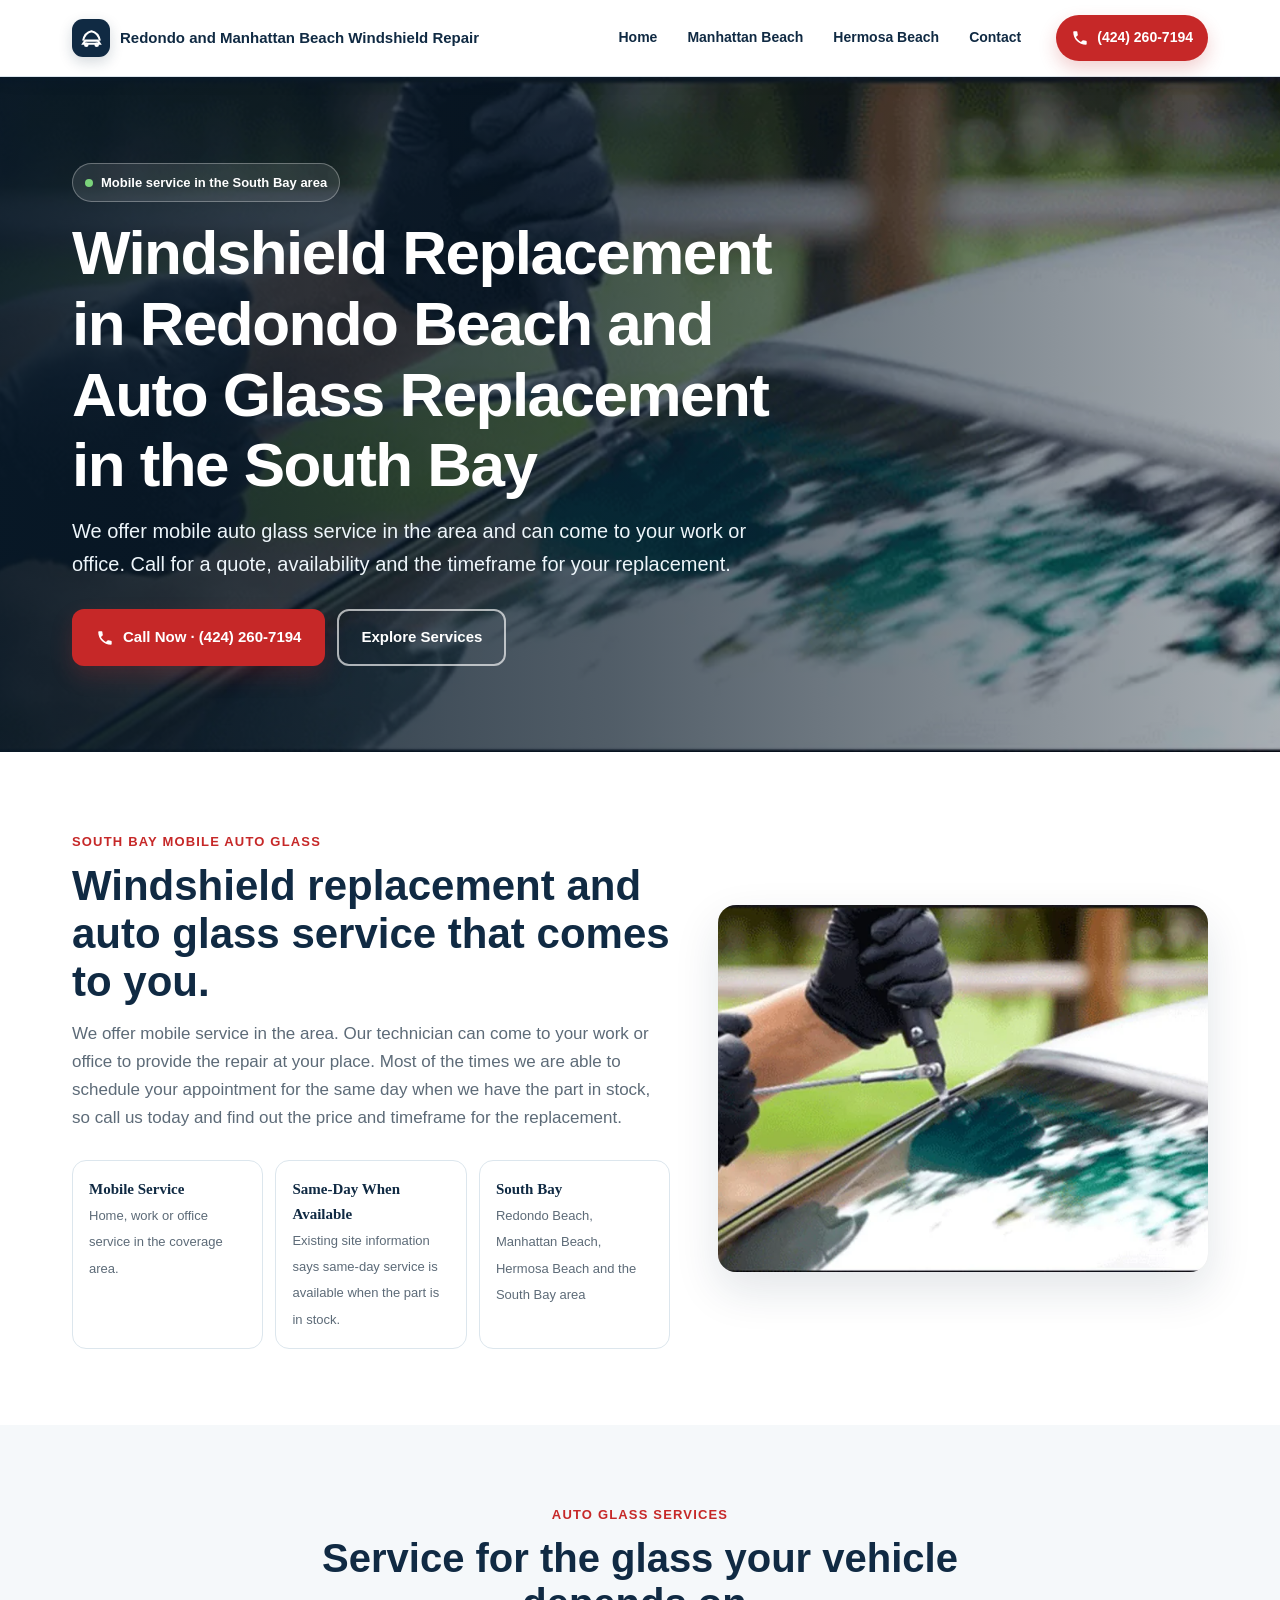
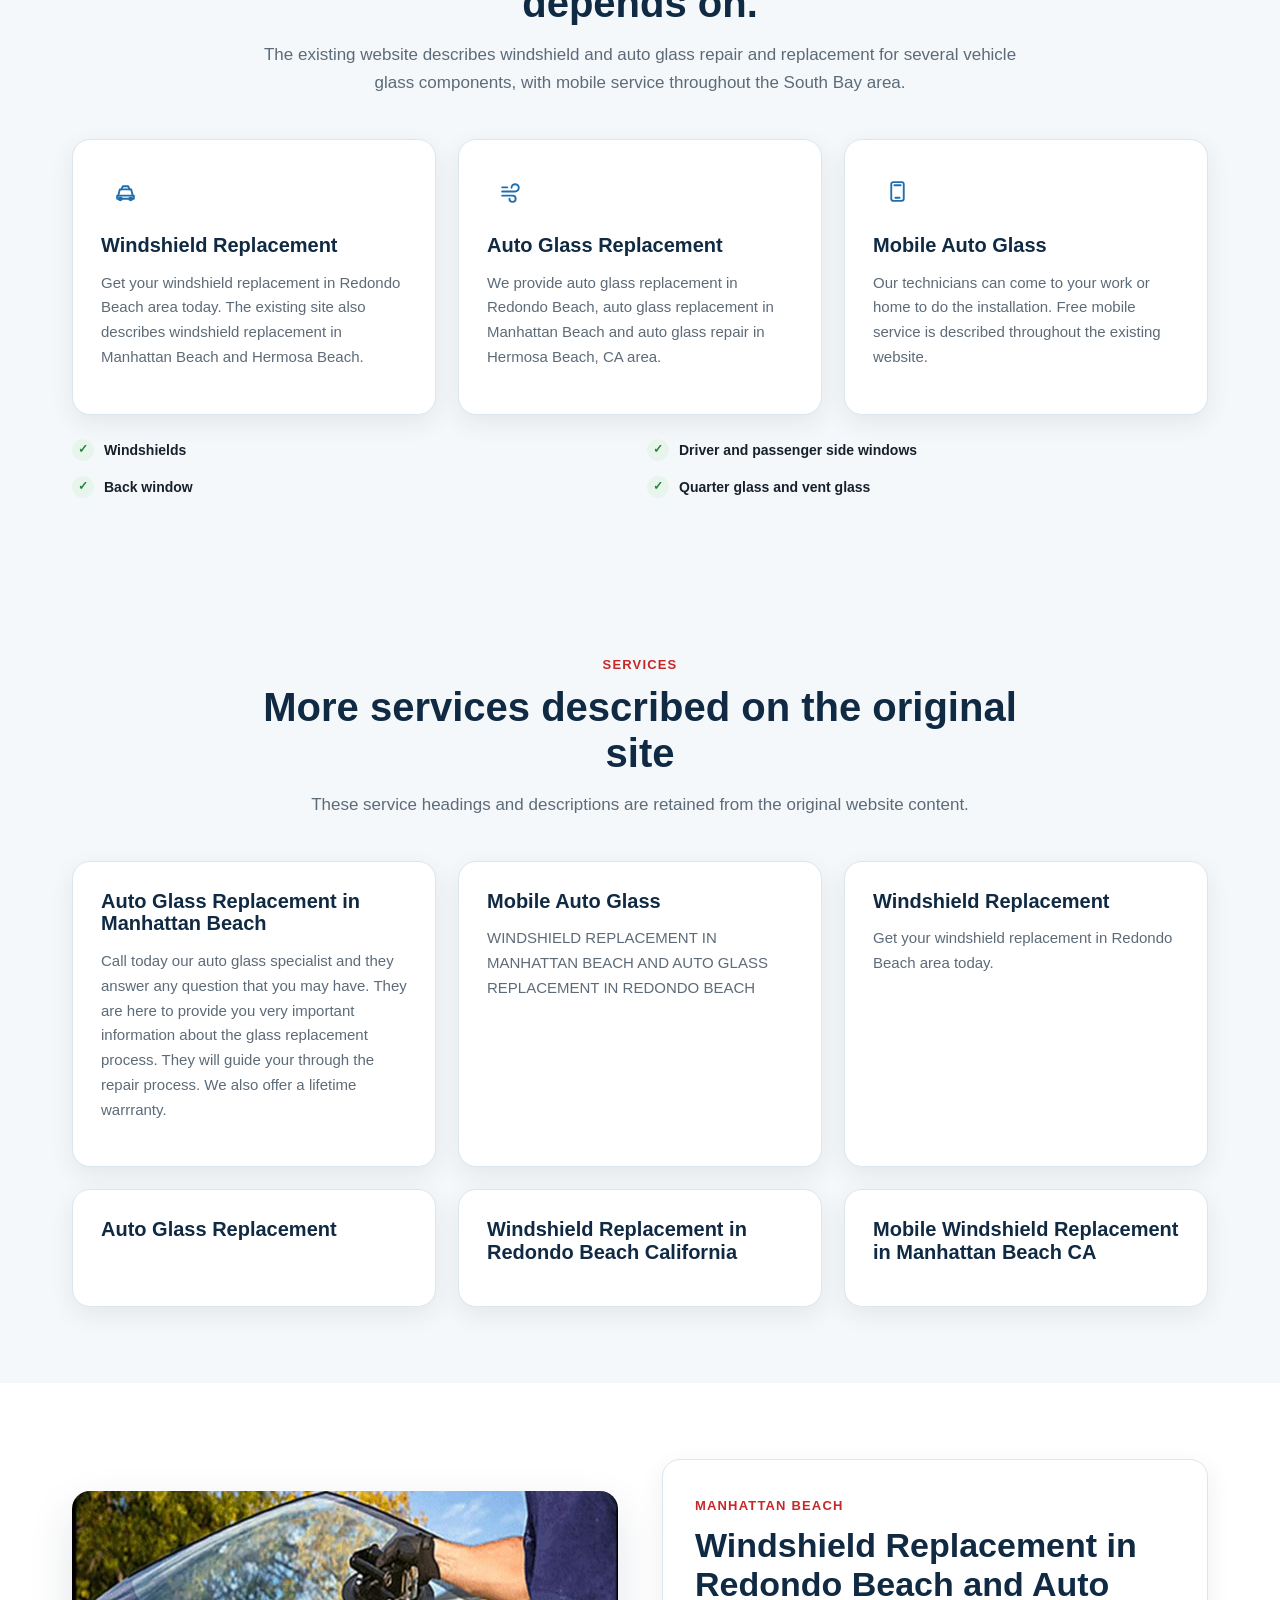
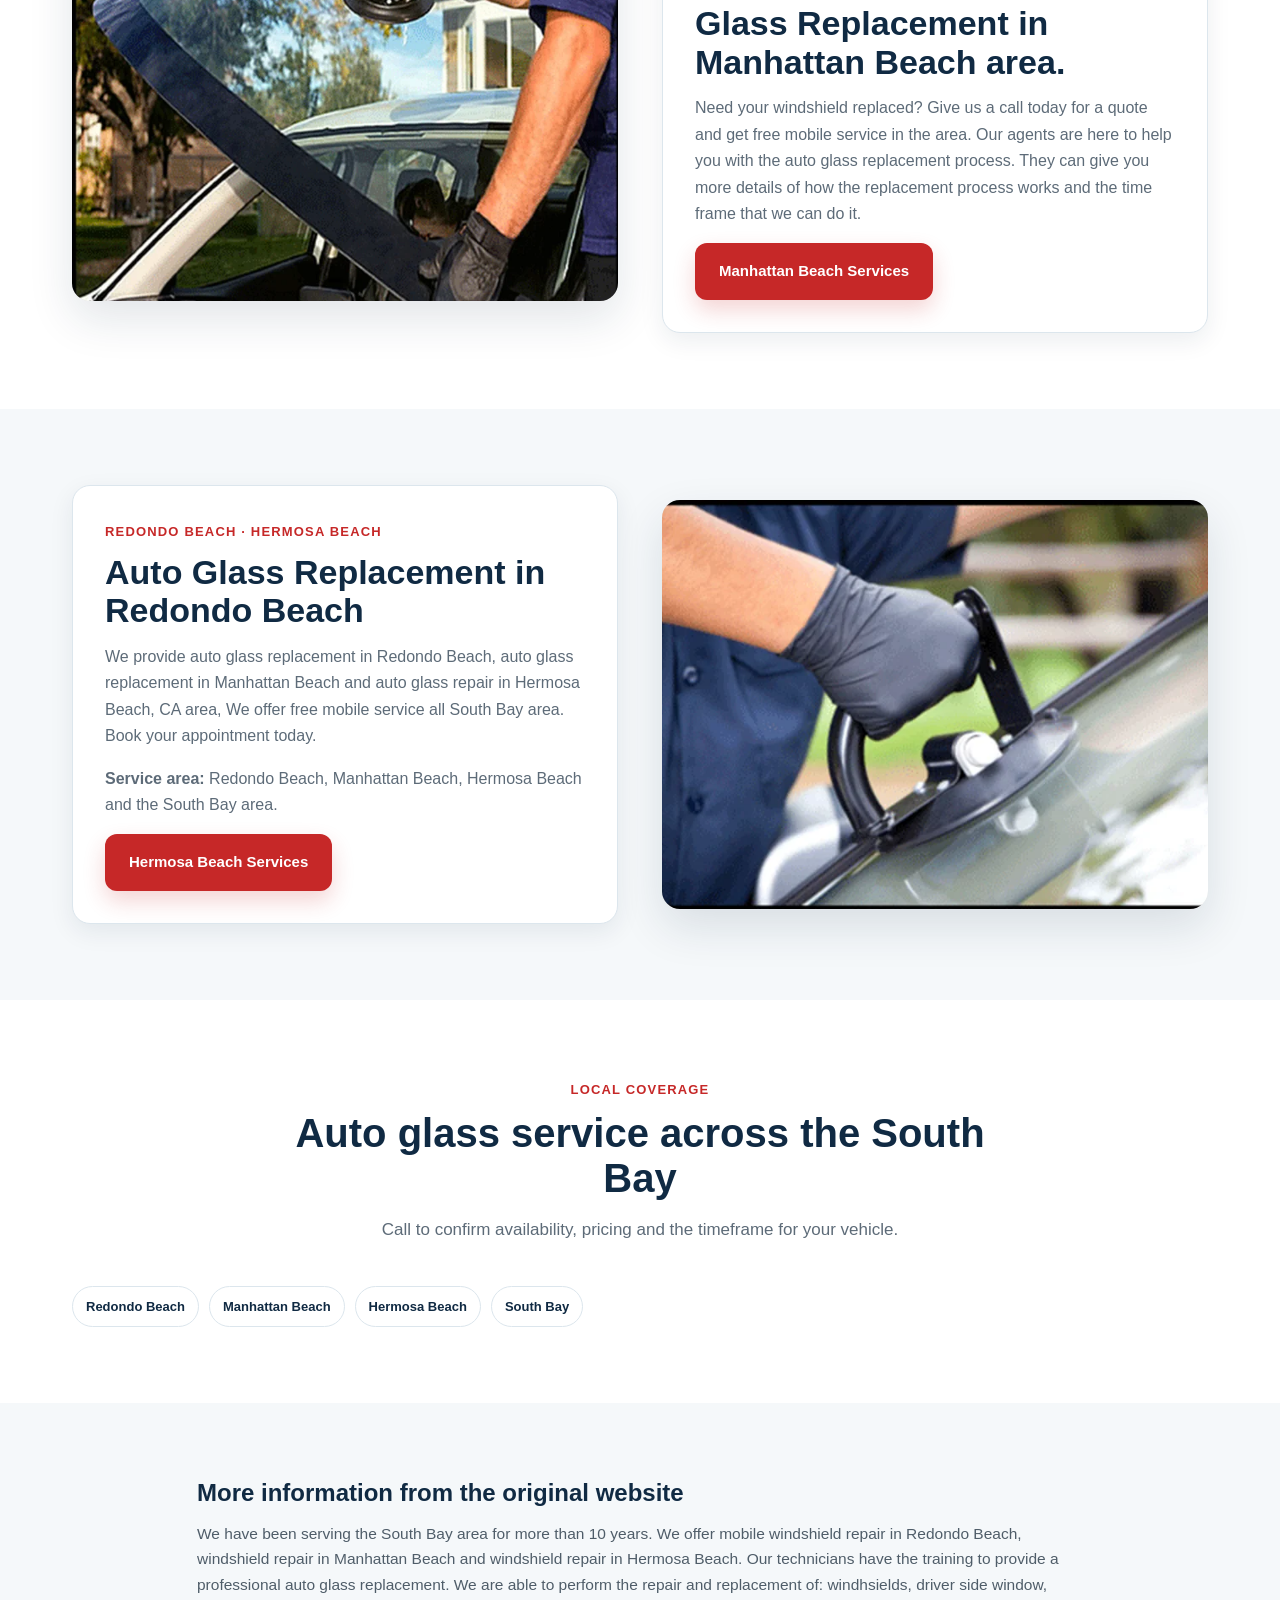
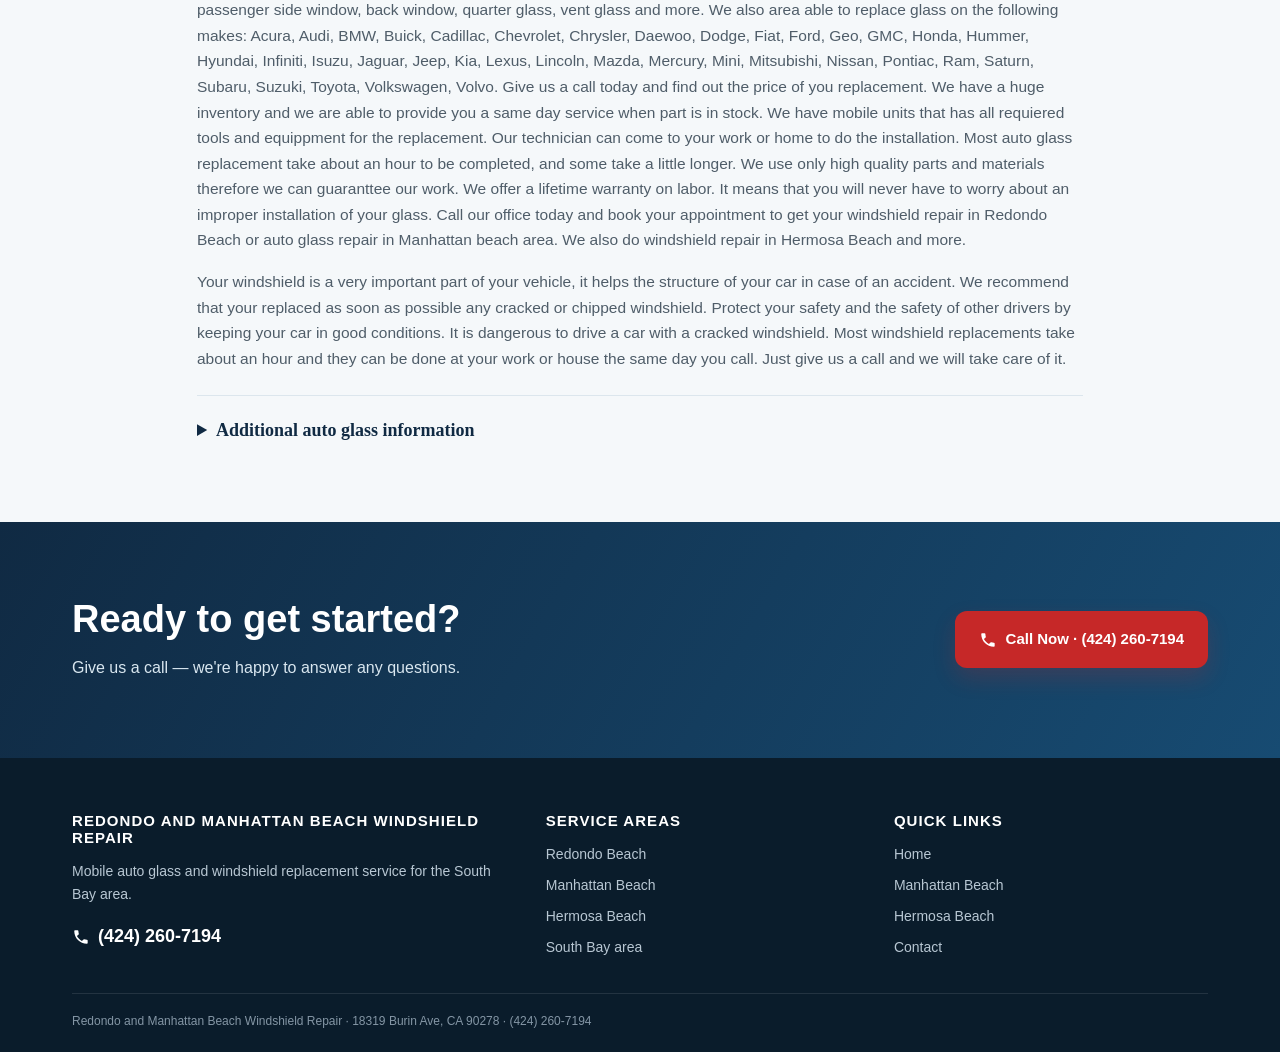
<file: index.html>
<!doctype html><html lang="en"><head><meta charset="utf-8"><meta name="viewport" content="width=device-width, initial-scale=1"><title>Windshield Replacement in Redondo Beach | Mobile Auto Glass</title><meta name="description" content="Windshield replacement and mobile auto glass service in Redondo Beach, Manhattan Beach and Hermosa Beach. Call (424) 260-7194 for a quote and service availability."><link rel="icon" href="favicon.ico" sizes="any"><link rel="icon" type="image/png" sizes="32x32" href="favicon-32x32.png"><link rel="icon" type="image/png" sizes="16x16" href="favicon-16x16.png"><link rel="apple-touch-icon" sizes="180x180" href="apple-touch-icon.png"><link rel="stylesheet" href="assets/redesign.css"><script type="application/ld+json">{"@context":"https://schema.org","@type":"AutoRepair","name":"Redondo and Manhattan Beach Windshield Repair","url":"https://www.redondoandmanhattanbeachwindshieldrepair.com/","telephone":"(424) 260-7194","address":{"@type":"PostalAddress","streetAddress":"18319 Burin Ave","addressLocality":"Redondo Beach","addressRegion":"CA","postalCode":"90278","addressCountry":"US"},"areaServed":["Redondo Beach","Manhattan Beach","Hermosa Beach","South Bay"],"serviceType":["Windshield replacement","Auto glass replacement","Mobile auto glass service"]}</script></head><body><header class="site-header"><div class="header-bar"><a href="index.html" class="brand" aria-label="Redondo and Manhattan Beach Windshield Repair home"><span class="brand-mark"><svg viewBox="0 0 24 24"><path d="M4 14c1-5 3-8 8-9 5 1 7 4 8 9"/><path d="M6 14h12l2 3H4l2-3Z"/><circle cx="7" cy="18" r="1.2"/><circle cx="17" cy="18" r="1.2"/></svg></span><span class="brand-text">Redondo and Manhattan Beach Windshield Repair</span></a><nav id="primary-navigation" class="main-nav" aria-label="Primary navigation"><a href="index.html" aria-current="page">Home</a><a href="auto-glass-repair-in-manhattan-beach.html">Manhattan Beach</a><a href="auto-glass-repair-hermosa-beach.html">Hermosa Beach</a><a href="contact.html">Contact</a></nav><div class="header-cta"><a class="phone-pill" href="tel:4242607194"><svg viewBox="0 0 24 24" aria-hidden="true"><path d="M6.6 10.8c1.4 2.8 3.8 5.1 6.6 6.6l2.2-2.2c.3-.3.7-.4 1-.2 1.1.4 2.3.6 3.5.6.6 0 1 .4 1 1V20c0 .6-.4 1-1 1C10.6 21 3 13.4 3 4c0-.6.4-1 1-1h3.5c.6 0 1 .4 1 1 0 1.2.2 2.4.6 3.5.1.4 0 .8-.3 1L6.6 10.8z"/></svg><span class="btn-label">(424) 260-7194</span></a><button class="nav-toggle" type="button" aria-label="Open menu" aria-expanded="false" aria-controls="primary-navigation"><span></span><span></span><span></span></button></div></div><div class="nav-backdrop" aria-hidden="true"></div></header><section class="hero" style="background-image:url('images/hero.webp')"><div class="hero-inner"><div class="hero-copy"><div class="hero-badge">Mobile service in the South Bay area</div><h1>Windshield Replacement in Redondo Beach and Auto Glass Replacement in the South Bay</h1><p class="lead">We offer mobile auto glass service in the area and can come to your work or office. Call for a quote, availability and the timeframe for your replacement.</p><div class="hero-actions"><a class="btn btn-red" href="tel:4242607194"><svg viewBox="0 0 24 24" aria-hidden="true"><path d="M6.6 10.8c1.4 2.8 3.8 5.1 6.6 6.6l2.2-2.2c.3-.3.7-.4 1-.2 1.1.4 2.3.6 3.5.6.6 0 1 .4 1 1V20c0 .6-.4 1-1 1C10.6 21 3 13.4 3 4c0-.6.4-1 1-1h3.5c.6 0 1 .4 1 1 0 1.2.2 2.4.6 3.5.1.4 0 .8-.3 1L6.6 10.8z"/></svg> Call Now · (424) 260-7194</a><a class="btn btn-outline" href="#more">Explore Services</a></div></div></div></section><section class="section" id="more"><div class="container"><div class="intro-grid"><div class="intro-copy"><span class="eyebrow">South Bay mobile auto glass</span><h2>Windshield replacement and auto glass service that comes to you.</h2><p>We offer mobile service in the area. Our technician can come to your work or office to provide the repair at your place. Most of the times we are able to schedule your appointment for the same day when we have the part in stock, so call us today and find out the price and timeframe for the replacement.</p><div class="stat-row"><div class="stat"><strong>Mobile Service</strong><span>Home, work or office service in the coverage area.</span></div><div class="stat"><strong>Same-Day When Available</strong><span>Existing site information says same-day service is available when the part is in stock.</span></div><div class="stat"><strong>South Bay</strong><span>Redondo Beach, Manhattan Beach, Hermosa Beach and the South Bay area</span></div></div></div><div class="photo-frame"><img src="images/hero.webp" alt="Technician performing windshield repair" fetchpriority="high"></div></div></div></section>
<section class="section soft"><div class="container"><div class="section-head"><span class="eyebrow">Auto glass services</span><h2>Service for the glass your vehicle depends on.</h2><p>The existing website describes windshield and auto glass repair and replacement for several vehicle glass components, with mobile service throughout the South Bay area.</p></div><div class="cards"><article class="card"><div class="icon"><svg viewBox="0 0 24 24"><path d="m5 16 1.5-6h11L19 16"/><path d="M4 16h16v3H4z"/><circle cx="7" cy="19" r="1.4"/><circle cx="17" cy="19" r="1.4"/><path d="M8 10l1.5-3h5L16 10"/></svg></div><h3>Windshield Replacement</h3><p>Get your windshield replacement in Redondo Beach area today. The existing site also describes windshield replacement in Manhattan Beach and Hermosa Beach.</p></article><article class="card"><div class="icon"><svg viewBox="0 0 24 24"><path d="M3 12h12.5a3.5 3.5 0 1 0-3.5-3.5"/><path d="M3 16h10a3 3 0 1 1-3 3"/><path d="M3 8h5"/></svg></div><h3>Auto Glass Replacement</h3><p>We provide auto glass replacement in Redondo Beach, auto glass replacement in Manhattan Beach and auto glass repair in Hermosa Beach, CA area.</p></article><article class="card"><div class="icon"><svg viewBox="0 0 24 24"><rect x="6" y="3" width="12" height="18" rx="2"/><path d="M9 6h6M10 18h4"/></svg></div><h3>Mobile Auto Glass</h3><p>Our technicians can come to your work or home to do the installation. Free mobile service is described throughout the existing website.</p></article></div><div class="feature-list"><div><span class="check">✓</span><span>Windshields</span></div><div><span class="check">✓</span><span>Driver and passenger side windows</span></div><div><span class="check">✓</span><span>Back window</span></div><div><span class="check">✓</span><span>Quarter glass and vent glass</span></div></div></div></section>
<section class="section soft"><div class="container"><div class="section-head"><span class="eyebrow">Services</span><h2>More services described on the original site</h2><p>These service headings and descriptions are retained from the original website content.</p></div><div class="cards"><article class="card"><h3>Auto Glass Replacement in Manhattan Beach</h3><p>Call today our auto glass specialist and they answer any question that you may have. They are here to provide you very important information about the glass replacement process. They will guide your through the repair process. We also offer a lifetime warrranty.</p></article><article class="card"><h3>Mobile Auto Glass</h3><p>WINDSHIELD REPLACEMENT IN MANHATTAN BEACH AND AUTO GLASS REPLACEMENT IN REDONDO BEACH</p></article><article class="card"><h3>Windshield Replacement</h3><p>Get your windshield replacement in Redondo Beach area today.</p></article><article class="card"><h3>Auto Glass Replacement</h3></article><article class="card"><h3>Windshield Replacement in Redondo Beach California</h3></article><article class="card"><h3>Mobile Windshield Replacement in Manhattan Beach CA</h3></article></div></div></section>
<section class="section"><div class="container"><div class="split"><div class="photo-frame"><img src="images/windshield-replacement.webp" alt="Windshield replacement service" loading="lazy"></div><div class="content-panel"><span class="eyebrow">Manhattan Beach</span><h2>Windshield Replacement in Redondo Beach and Auto Glass Replacement in Manhattan Beach area.</h2><p>Need your windshield replaced? Give us a call today for a quote and get free mobile service in the area. Our agents are here to help you with the auto glass replacement process. They can give you more details of how the replacement process works and the time frame that we can do it.</p><a class="btn btn-red" href="auto-glass-repair-in-manhattan-beach.html">Manhattan Beach Services</a></div></div></div></section>
<section class="section soft"><div class="container"><div class="split reverse"><div class="photo-frame"><img src="images/auto-glass.webp" alt="Auto glass repair and replacement" loading="lazy"></div><div class="content-panel"><span class="eyebrow">Redondo Beach · Hermosa Beach</span><h2>Auto Glass Replacement in Redondo Beach</h2><p>We provide auto glass replacement in Redondo Beach, auto glass replacement in Manhattan Beach and auto glass repair in Hermosa Beach, CA area, We offer free mobile service all South Bay area. Book your appointment today.</p><p><strong>Service area:</strong> Redondo Beach, Manhattan Beach, Hermosa Beach and the South Bay area.</p><a class="btn btn-red" href="auto-glass-repair-hermosa-beach.html">Hermosa Beach Services</a></div></div></div></section>
<section class="section"><div class="container"><div class="section-head"><span class="eyebrow">Local coverage</span><h2>Auto glass service across the South Bay</h2><p>Call to confirm availability, pricing and the timeframe for your vehicle.</p></div><div class="chips"><span class="chip">Redondo Beach</span><span class="chip">Manhattan Beach</span><span class="chip">Hermosa Beach</span><span class="chip">South Bay</span></div></div></section>
<section class="section soft"><div class="container seo-content"><h2>More information from the original website</h2><p>We have been serving the South Bay area for more than 10 years. We offer mobile windshield repair in Redondo Beach, windshield repair in Manhattan Beach and windshield repair in Hermosa Beach. Our technicians have the training to provide a professional auto glass replacement. We are able to perform the repair and replacement of: windhsields, driver side window, passenger side window, back window, quarter glass, vent glass and more. We also area able to replace glass on the following makes: Acura, Audi, BMW, Buick, Cadillac, Chevrolet, Chrysler, Daewoo, Dodge, Fiat, Ford, Geo, GMC, Honda, Hummer, Hyundai, Infiniti, Isuzu, Jaguar, Jeep, Kia, Lexus, Lincoln, Mazda, Mercury, Mini, Mitsubishi, Nissan, Pontiac, Ram, Saturn, Subaru, Suzuki, Toyota, Volkswagen, Volvo. Give us a call today and find out the price of you replacement. We have a huge inventory and we are able to provide you a same day service when part is in stock. We have mobile units that has all requiered tools and equippment for the replacement. Our technician can come to your work or home to do the installation. Most auto glass replacement take about an hour to be completed, and some take a little longer. We use only high quality parts and materials therefore we can guaranttee our work. We offer a lifetime warranty on labor. It means that you will never have to worry about an improper installation of your glass. Call our office today and book your appointment to get your windshield repair in Redondo Beach or auto glass repair in Manhattan beach area. We also do windshield repair in Hermosa Beach and more.</p><p>Your windshield is a very important part of your vehicle, it helps the structure of your car in case of an accident. We recommend that your replaced as soon as possible any cracked or chipped windshield. Protect your safety and the safety of other drivers by keeping your car in good conditions. It is dangerous to drive a car with a cracked windshield. Most windshield replacements take about an hour and they can be done at your work or house the same day you call. Just give us a call and we will take care of it.</p><details><summary>Additional auto glass information</summary><p>Auto Glass Replacement Service and Windshield Replacement: A Comprehensive Guide for Redondo Beach and Manhattan Beach Residents If you live in Redondo Beach or Manhattan Beach, California, you know that driving around with a damaged windshield is not only inconvenient but also illegal. Fortunately, there are many auto glass replacement services in the area that can quickly and efficiently replace your windshield or car glass. If you're looking for mobile auto glass services in Redondo Beach or Manhattan Beach, you're in luck. Many auto glass replacement companies offer mobile services, which means they can come to your location to replace your windshield or car glass. This can be incredibly convenient, especially if you're unable to drive your car due to the damage. Here are some of the top auto glass replacement services in Redondo Beach and Manhattan Beach that we provide: Mobile Auto Glass in Redondo Beach: Mobile Auto Glass in Manhattan Beach: Windshield Replacement in Redondo Beach: Windshield Replacement in Manhattan Beach: Mobile Car Glass in Redondo Beach: Mobile Car Glass in Manhattan Beach: It's important to note that not all auto glass replacement services are created equal. When choosing a company to replace your windshield or car glass, make sure to consider factors such as experience, quality of materials, and customer service. You may also want to read reviews and ask for recommendations from friends and family. In addition to mobile services, many auto glass replacement companies also offer in-shop services. This can be a good option if you have the time to bring your car in for repairs. In-shop services may also be cheaper than mobile services since the company doesn't have to factor in travel time and expenses. When it comes to windshield replacement, it's important to choose a company that uses high-quality materials. The windshield is an important safety feature of your car, and a poorly installed or low-quality windshield can be dangerous in the event of an accident. Look for a company that uses Original Equipment Manufacturer (OEM) glass, which is the same type of glass that was used when your car was first manufactured. In conclusion, if you need auto glass replacement or windshield replacement services in Redondo Beach or Manhattan Beach, there are many options available. Whether you choose a mobile or in-shop service, make sure to choose a company with a good reputation and a commitment to using high-quality materials. With the right company, you can have your windshield or car glass replaced quickly and safely.</p></details></div></section>
<section class="section cta"><div class="container cta-inner"><div><h2>Ready to get started?</h2><p>Give us a call — we're happy to answer any questions.</p></div><a class="btn btn-red" href="tel:4242607194"><svg viewBox="0 0 24 24" aria-hidden="true"><path d="M6.6 10.8c1.4 2.8 3.8 5.1 6.6 6.6l2.2-2.2c.3-.3.7-.4 1-.2 1.1.4 2.3.6 3.5.6.6 0 1 .4 1 1V20c0 .6-.4 1-1 1C10.6 21 3 13.4 3 4c0-.6.4-1 1-1h3.5c.6 0 1 .4 1 1 0 1.2.2 2.4.6 3.5.1.4 0 .8-.3 1L6.6 10.8z"/></svg> Call Now · (424) 260-7194</a></div></section><footer class="site-footer"><div class="container"><div class="footer-grid"><div><h4>Redondo and Manhattan Beach Windshield Repair</h4><p>Mobile auto glass and windshield replacement service for the South Bay area.</p><a class="footer-phone" href="tel:4242607194"><svg viewBox="0 0 24 24" aria-hidden="true"><path d="M6.6 10.8c1.4 2.8 3.8 5.1 6.6 6.6l2.2-2.2c.3-.3.7-.4 1-.2 1.1.4 2.3.6 3.5.6.6 0 1 .4 1 1V20c0 .6-.4 1-1 1C10.6 21 3 13.4 3 4c0-.6.4-1 1-1h3.5c.6 0 1 .4 1 1 0 1.2.2 2.4.6 3.5.1.4 0 .8-.3 1L6.6 10.8z"/></svg>(424) 260-7194</a></div><div><h4>Service Areas</h4><div class="footer-links"><span>Redondo Beach</span><span>Manhattan Beach</span><span>Hermosa Beach</span><span>South Bay area</span></div></div><div><h4>Quick Links</h4><div class="footer-links"><a href="index.html">Home</a><a href="auto-glass-repair-in-manhattan-beach.html">Manhattan Beach</a><a href="auto-glass-repair-hermosa-beach.html">Hermosa Beach</a><a href="contact.html">Contact</a></div></div></div><div class="footer-bottom">Redondo and Manhattan Beach Windshield Repair · 18319 Burin Ave, CA 90278 · <a href="tel:4242607194">(424) 260-7194</a></div></div></footer><script src="assets/redesign.js"></script></body></html>
</file>
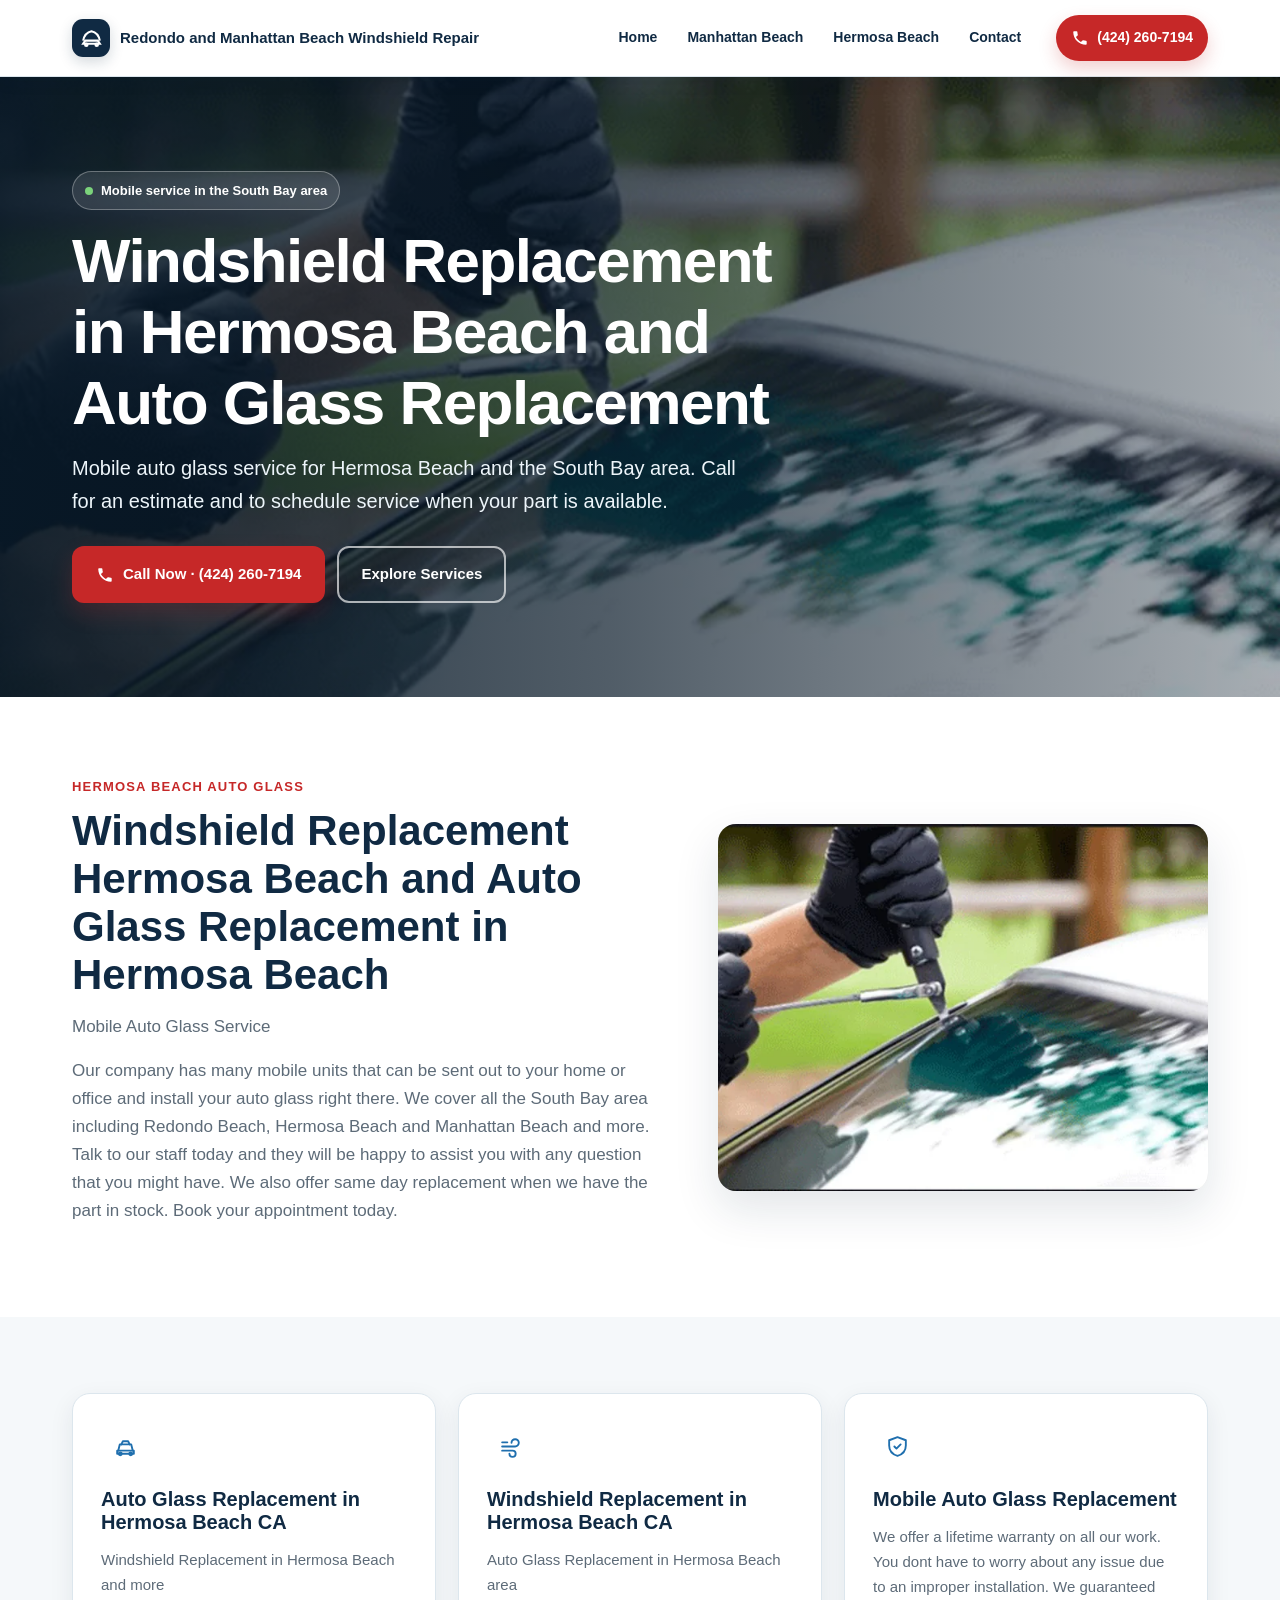
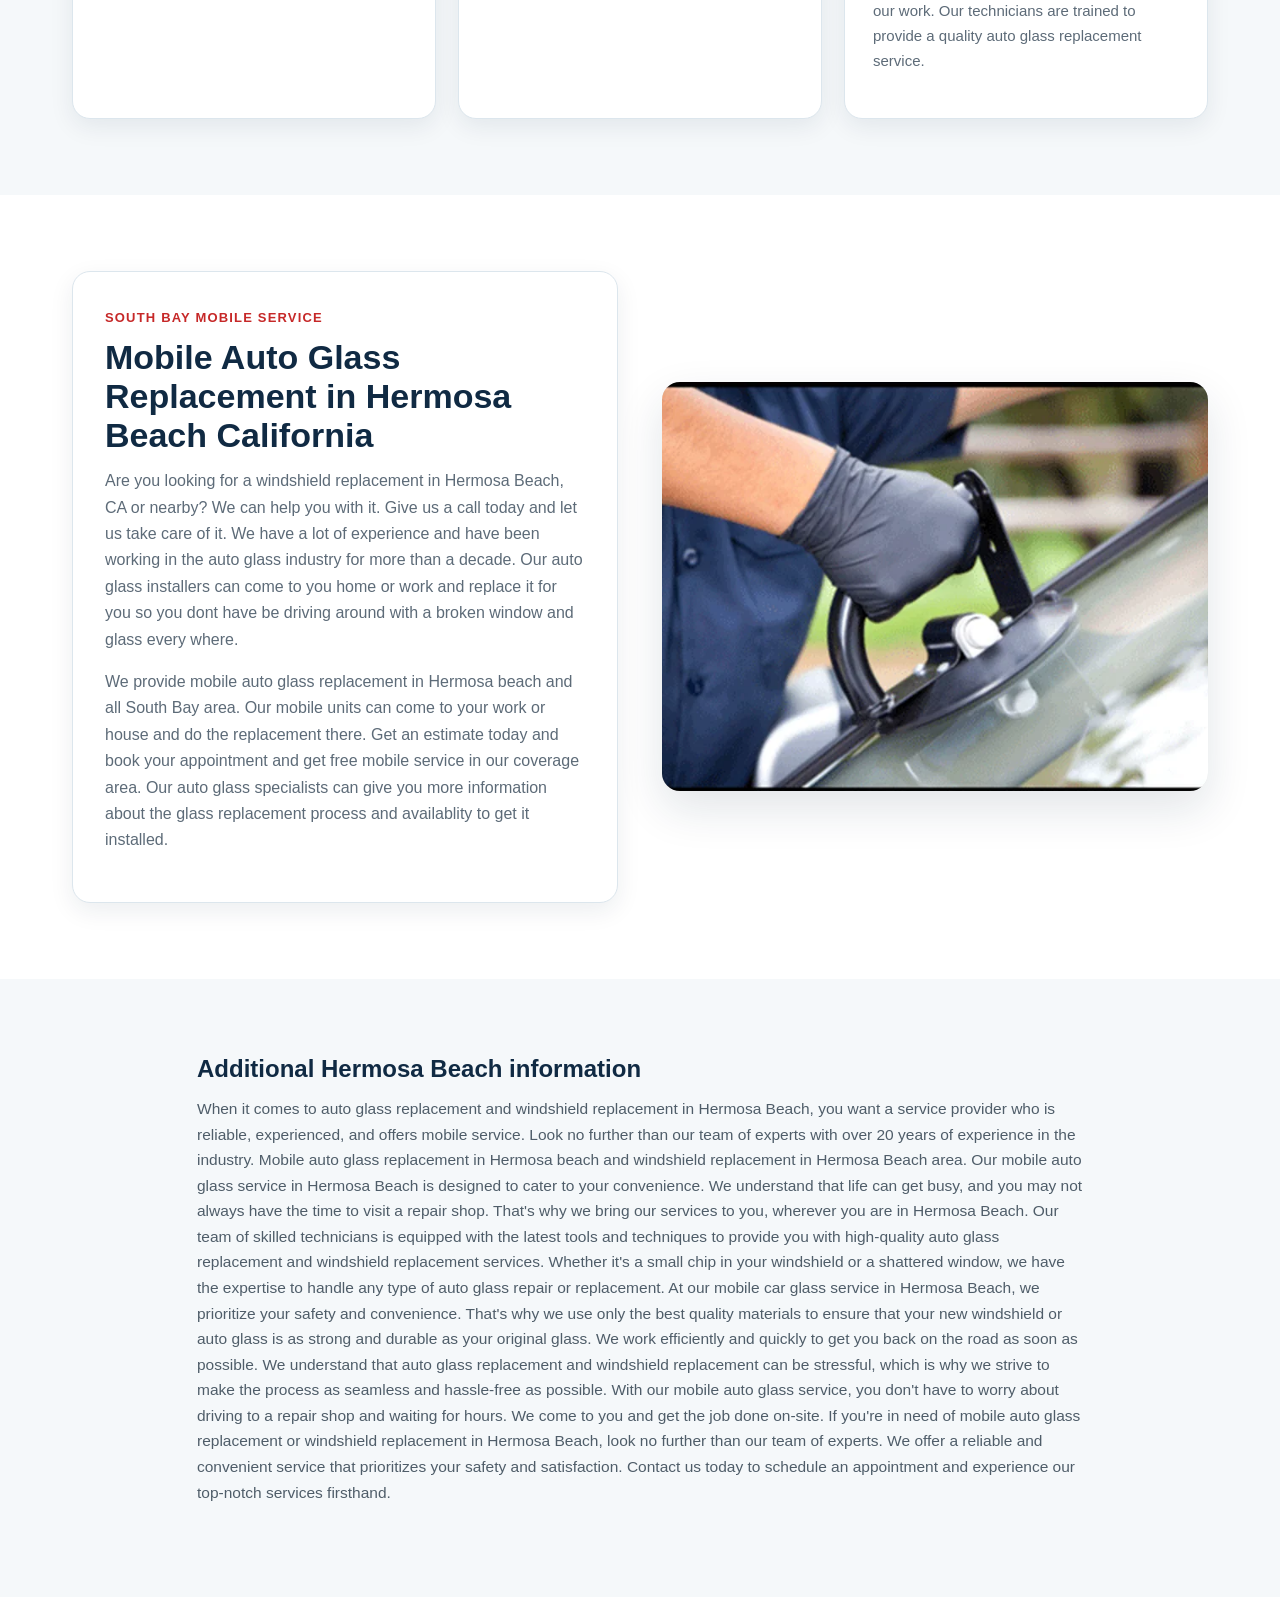
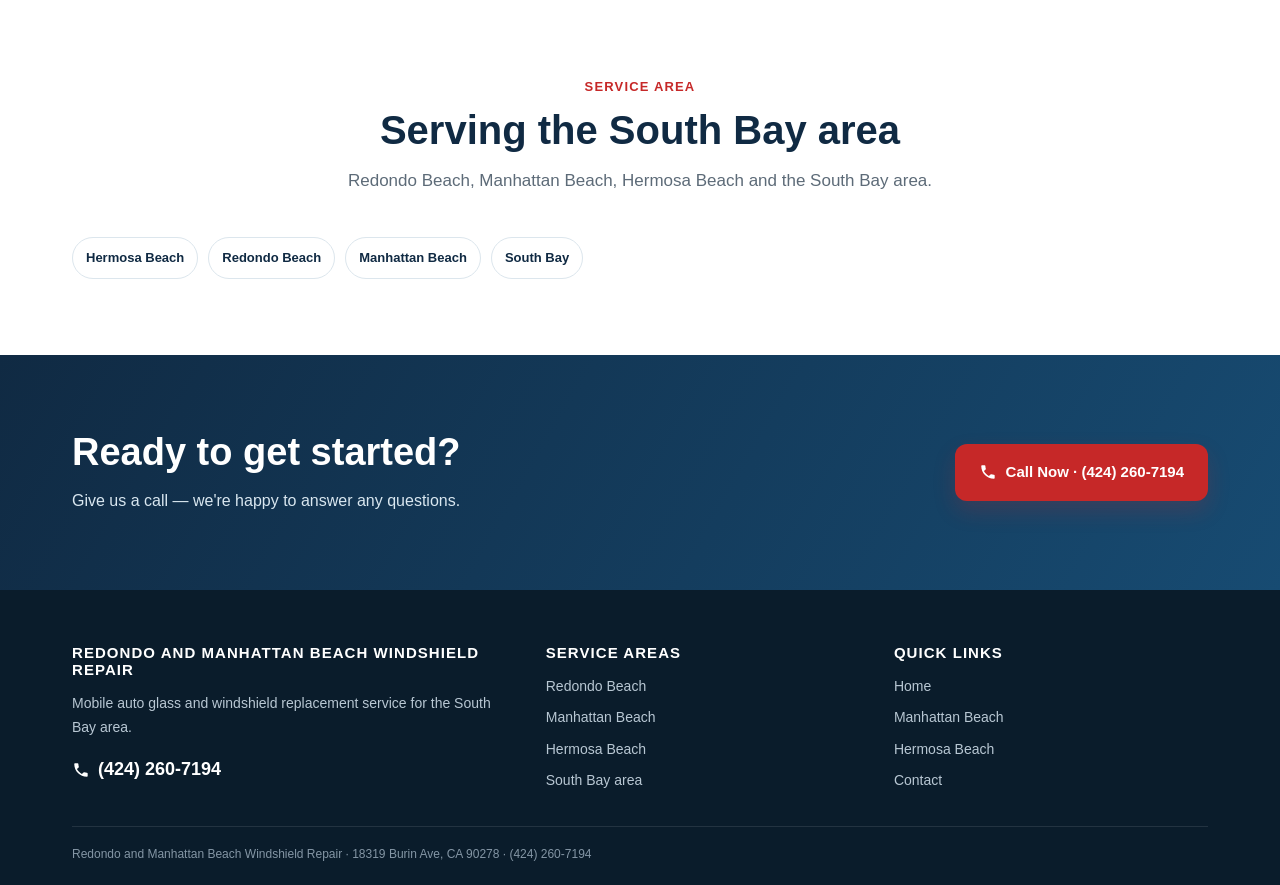
<file: auto-glass-repair-hermosa-beach.html>
<!doctype html><html lang="en"><head><meta charset="utf-8"><meta name="viewport" content="width=device-width, initial-scale=1"><title>Windshield Replacement in Hermosa Beach | Mobile Auto Glass</title><meta name="description" content="Mobile auto glass replacement and windshield replacement in Hermosa Beach and the South Bay area. Call (424) 260-7194 for an estimate and service availability."><link rel="icon" href="favicon.ico" sizes="any"><link rel="icon" type="image/png" sizes="32x32" href="favicon-32x32.png"><link rel="icon" type="image/png" sizes="16x16" href="favicon-16x16.png"><link rel="apple-touch-icon" sizes="180x180" href="apple-touch-icon.png"><link rel="stylesheet" href="assets/redesign.css"><script type="application/ld+json">{"@context":"https://schema.org","@type":"AutoRepair","name":"Redondo and Manhattan Beach Windshield Repair","url":"https://www.redondoandmanhattanbeachwindshieldrepair.com/","telephone":"(424) 260-7194","address":{"@type":"PostalAddress","streetAddress":"18319 Burin Ave","addressLocality":"Redondo Beach","addressRegion":"CA","postalCode":"90278","addressCountry":"US"},"areaServed":["Redondo Beach","Manhattan Beach","Hermosa Beach","South Bay"],"serviceType":["Windshield replacement","Auto glass replacement","Mobile auto glass service"]}</script></head><body><header class="site-header"><div class="header-bar"><a href="index.html" class="brand" aria-label="Redondo and Manhattan Beach Windshield Repair home"><span class="brand-mark"><svg viewBox="0 0 24 24"><path d="M4 14c1-5 3-8 8-9 5 1 7 4 8 9"/><path d="M6 14h12l2 3H4l2-3Z"/><circle cx="7" cy="18" r="1.2"/><circle cx="17" cy="18" r="1.2"/></svg></span><span class="brand-text">Redondo and Manhattan Beach Windshield Repair</span></a><nav id="primary-navigation" class="main-nav" aria-label="Primary navigation"><a href="index.html">Home</a><a href="auto-glass-repair-in-manhattan-beach.html">Manhattan Beach</a><a href="auto-glass-repair-hermosa-beach.html" aria-current="page">Hermosa Beach</a><a href="contact.html">Contact</a></nav><div class="header-cta"><a class="phone-pill" href="tel:4242607194"><svg viewBox="0 0 24 24" aria-hidden="true"><path d="M6.6 10.8c1.4 2.8 3.8 5.1 6.6 6.6l2.2-2.2c.3-.3.7-.4 1-.2 1.1.4 2.3.6 3.5.6.6 0 1 .4 1 1V20c0 .6-.4 1-1 1C10.6 21 3 13.4 3 4c0-.6.4-1 1-1h3.5c.6 0 1 .4 1 1 0 1.2.2 2.4.6 3.5.1.4 0 .8-.3 1L6.6 10.8z"/></svg><span class="btn-label">(424) 260-7194</span></a><button class="nav-toggle" type="button" aria-label="Open menu" aria-expanded="false" aria-controls="primary-navigation"><span></span><span></span><span></span></button></div></div><div class="nav-backdrop" aria-hidden="true"></div></header><section class="hero" style="background-image:url('images/hero.webp')"><div class="hero-inner"><div class="hero-copy"><div class="hero-badge">Mobile service in the South Bay area</div><h1>Windshield Replacement in Hermosa Beach and Auto Glass Replacement</h1><p class="lead">Mobile auto glass service for Hermosa Beach and the South Bay area. Call for an estimate and to schedule service when your part is available.</p><div class="hero-actions"><a class="btn btn-red" href="tel:4242607194"><svg viewBox="0 0 24 24" aria-hidden="true"><path d="M6.6 10.8c1.4 2.8 3.8 5.1 6.6 6.6l2.2-2.2c.3-.3.7-.4 1-.2 1.1.4 2.3.6 3.5.6.6 0 1 .4 1 1V20c0 .6-.4 1-1 1C10.6 21 3 13.4 3 4c0-.6.4-1 1-1h3.5c.6 0 1 .4 1 1 0 1.2.2 2.4.6 3.5.1.4 0 .8-.3 1L6.6 10.8z"/></svg> Call Now · (424) 260-7194</a><a class="btn btn-outline" href="#more">Explore Services</a></div></div></div></section><section class="section" id="more"><div class="container"><div class="intro-grid"><div class="intro-copy"><span class="eyebrow">Hermosa Beach auto glass</span><h2>Windshield Replacement Hermosa Beach and Auto Glass Replacement in Hermosa Beach</h2><p>Mobile Auto Glass Service</p><p>Our company has many mobile units that can be sent out to your home or office and install your auto glass right there. We cover all the South Bay area including Redondo Beach, Hermosa Beach and Manhattan Beach and more. Talk to our staff today and they will be happy to assist you with any question that you might have. We also offer same day replacement when we have the part in stock. Book your appointment today.</p></div><div class="photo-frame"><img src="images/hero.webp" alt="Mobile auto glass service in Hermosa Beach" fetchpriority="high"></div></div></div></section>
<section class="section soft"><div class="container"><div class="cards"><article class="card"><div class="icon"><svg viewBox="0 0 24 24"><path d="m5 16 1.5-6h11L19 16"/><path d="M4 16h16v3H4z"/><circle cx="7" cy="19" r="1.4"/><circle cx="17" cy="19" r="1.4"/><path d="M8 10l1.5-3h5L16 10"/></svg></div><h3>Auto Glass Replacement in Hermosa Beach CA</h3><p>Windshield Replacement in Hermosa Beach and more</p></article><article class="card"><div class="icon"><svg viewBox="0 0 24 24"><path d="M3 12h12.5a3.5 3.5 0 1 0-3.5-3.5"/><path d="M3 16h10a3 3 0 1 1-3 3"/><path d="M3 8h5"/></svg></div><h3>Windshield Replacement in Hermosa Beach CA</h3><p>Auto Glass Replacement in Hermosa Beach area</p></article><article class="card"><div class="icon"><svg viewBox="0 0 24 24"><path d="M12 3 20 6v5c0 5-3.2 8.5-8 10-4.8-1.5-8-5-8-10V6l8-3Z"/><path d="m9 12 2 2 4-4"/></svg></div><h3>Mobile Auto Glass Replacement</h3><p>We offer a lifetime warranty on all our work. You dont have to worry about any issue due to an improper installation. We guaranteed our work. Our technicians are trained to provide a quality auto glass replacement service.</p></article></div></div></section>
<section class="section"><div class="container"><div class="split reverse"><div class="photo-frame"><img src="images/auto-glass.webp" alt="Auto glass repair and replacement in Hermosa Beach" loading="lazy"></div><div class="content-panel"><span class="eyebrow">South Bay mobile service</span><h2>Mobile Auto Glass Replacement in Hermosa Beach California</h2><p>Are you looking for a windshield replacement in Hermosa Beach, CA or nearby? We can help you with it. Give us a call today and let us take care of it. We have a lot of experience and have been working in the auto glass industry for more than a decade. Our auto glass installers can come to you home or work and replace it for you so you dont have be driving around with a broken window and glass every where.</p><p>We provide mobile auto glass replacement in Hermosa beach and all South Bay area. Our mobile units can come to your work or house and do the replacement there. Get an estimate today and book your appointment and get free mobile service in our coverage area. Our auto glass specialists can give you more information about the glass replacement process and availablity to get it installed.</p></div></div></div></section>
<section class="section soft"><div class="container seo-content"><h2>Additional Hermosa Beach information</h2><p>When it comes to auto glass replacement and windshield replacement in Hermosa Beach, you want a service provider who is reliable, experienced, and offers mobile service. Look no further than our team of experts with over 20 years of experience in the industry. Mobile auto glass replacement in Hermosa beach and windshield replacement in Hermosa Beach area. Our mobile auto glass service in Hermosa Beach is designed to cater to your convenience. We understand that life can get busy, and you may not always have the time to visit a repair shop. That's why we bring our services to you, wherever you are in Hermosa Beach. Our team of skilled technicians is equipped with the latest tools and techniques to provide you with high-quality auto glass replacement and windshield replacement services. Whether it's a small chip in your windshield or a shattered window, we have the expertise to handle any type of auto glass repair or replacement. At our mobile car glass service in Hermosa Beach, we prioritize your safety and convenience. That's why we use only the best quality materials to ensure that your new windshield or auto glass is as strong and durable as your original glass. We work efficiently and quickly to get you back on the road as soon as possible. We understand that auto glass replacement and windshield replacement can be stressful, which is why we strive to make the process as seamless and hassle-free as possible. With our mobile auto glass service, you don't have to worry about driving to a repair shop and waiting for hours. We come to you and get the job done on-site. If you're in need of mobile auto glass replacement or windshield replacement in Hermosa Beach, look no further than our team of experts. We offer a reliable and convenient service that prioritizes your safety and satisfaction. Contact us today to schedule an appointment and experience our top-notch services firsthand.</p></div></section>
<section class="section"><div class="container"><div class="section-head"><span class="eyebrow">Service area</span><h2>Serving the South Bay area</h2><p>Redondo Beach, Manhattan Beach, Hermosa Beach and the South Bay area.</p></div><div class="chips"><span class="chip">Hermosa Beach</span><span class="chip">Redondo Beach</span><span class="chip">Manhattan Beach</span><span class="chip">South Bay</span></div></div></section>
<section class="section cta"><div class="container cta-inner"><div><h2>Ready to get started?</h2><p>Give us a call — we're happy to answer any questions.</p></div><a class="btn btn-red" href="tel:4242607194"><svg viewBox="0 0 24 24" aria-hidden="true"><path d="M6.6 10.8c1.4 2.8 3.8 5.1 6.6 6.6l2.2-2.2c.3-.3.7-.4 1-.2 1.1.4 2.3.6 3.5.6.6 0 1 .4 1 1V20c0 .6-.4 1-1 1C10.6 21 3 13.4 3 4c0-.6.4-1 1-1h3.5c.6 0 1 .4 1 1 0 1.2.2 2.4.6 3.5.1.4 0 .8-.3 1L6.6 10.8z"/></svg> Call Now · (424) 260-7194</a></div></section><footer class="site-footer"><div class="container"><div class="footer-grid"><div><h4>Redondo and Manhattan Beach Windshield Repair</h4><p>Mobile auto glass and windshield replacement service for the South Bay area.</p><a class="footer-phone" href="tel:4242607194"><svg viewBox="0 0 24 24" aria-hidden="true"><path d="M6.6 10.8c1.4 2.8 3.8 5.1 6.6 6.6l2.2-2.2c.3-.3.7-.4 1-.2 1.1.4 2.3.6 3.5.6.6 0 1 .4 1 1V20c0 .6-.4 1-1 1C10.6 21 3 13.4 3 4c0-.6.4-1 1-1h3.5c.6 0 1 .4 1 1 0 1.2.2 2.4.6 3.5.1.4 0 .8-.3 1L6.6 10.8z"/></svg>(424) 260-7194</a></div><div><h4>Service Areas</h4><div class="footer-links"><span>Redondo Beach</span><span>Manhattan Beach</span><span>Hermosa Beach</span><span>South Bay area</span></div></div><div><h4>Quick Links</h4><div class="footer-links"><a href="index.html">Home</a><a href="auto-glass-repair-in-manhattan-beach.html">Manhattan Beach</a><a href="auto-glass-repair-hermosa-beach.html">Hermosa Beach</a><a href="contact.html">Contact</a></div></div></div><div class="footer-bottom">Redondo and Manhattan Beach Windshield Repair · 18319 Burin Ave, CA 90278 · <a href="tel:4242607194">(424) 260-7194</a></div></div></footer><script src="assets/redesign.js"></script></body></html>
</file>
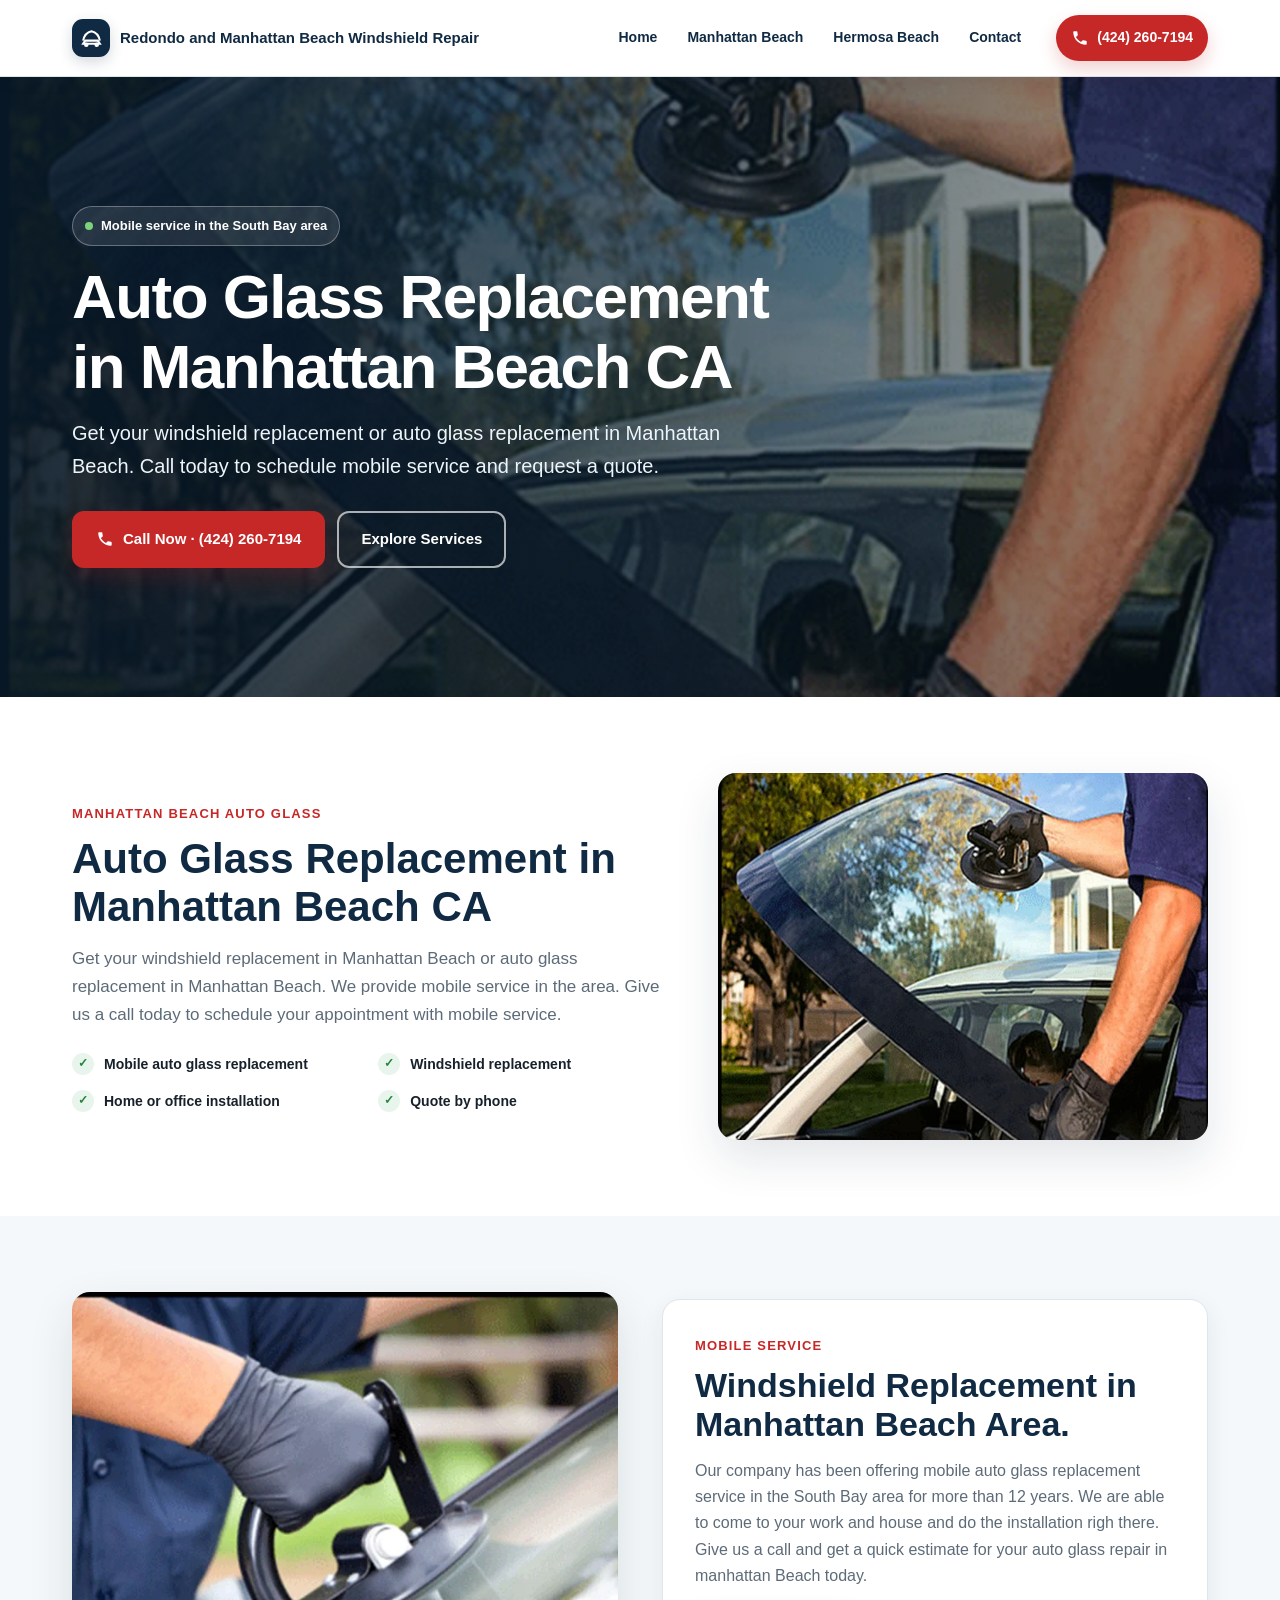
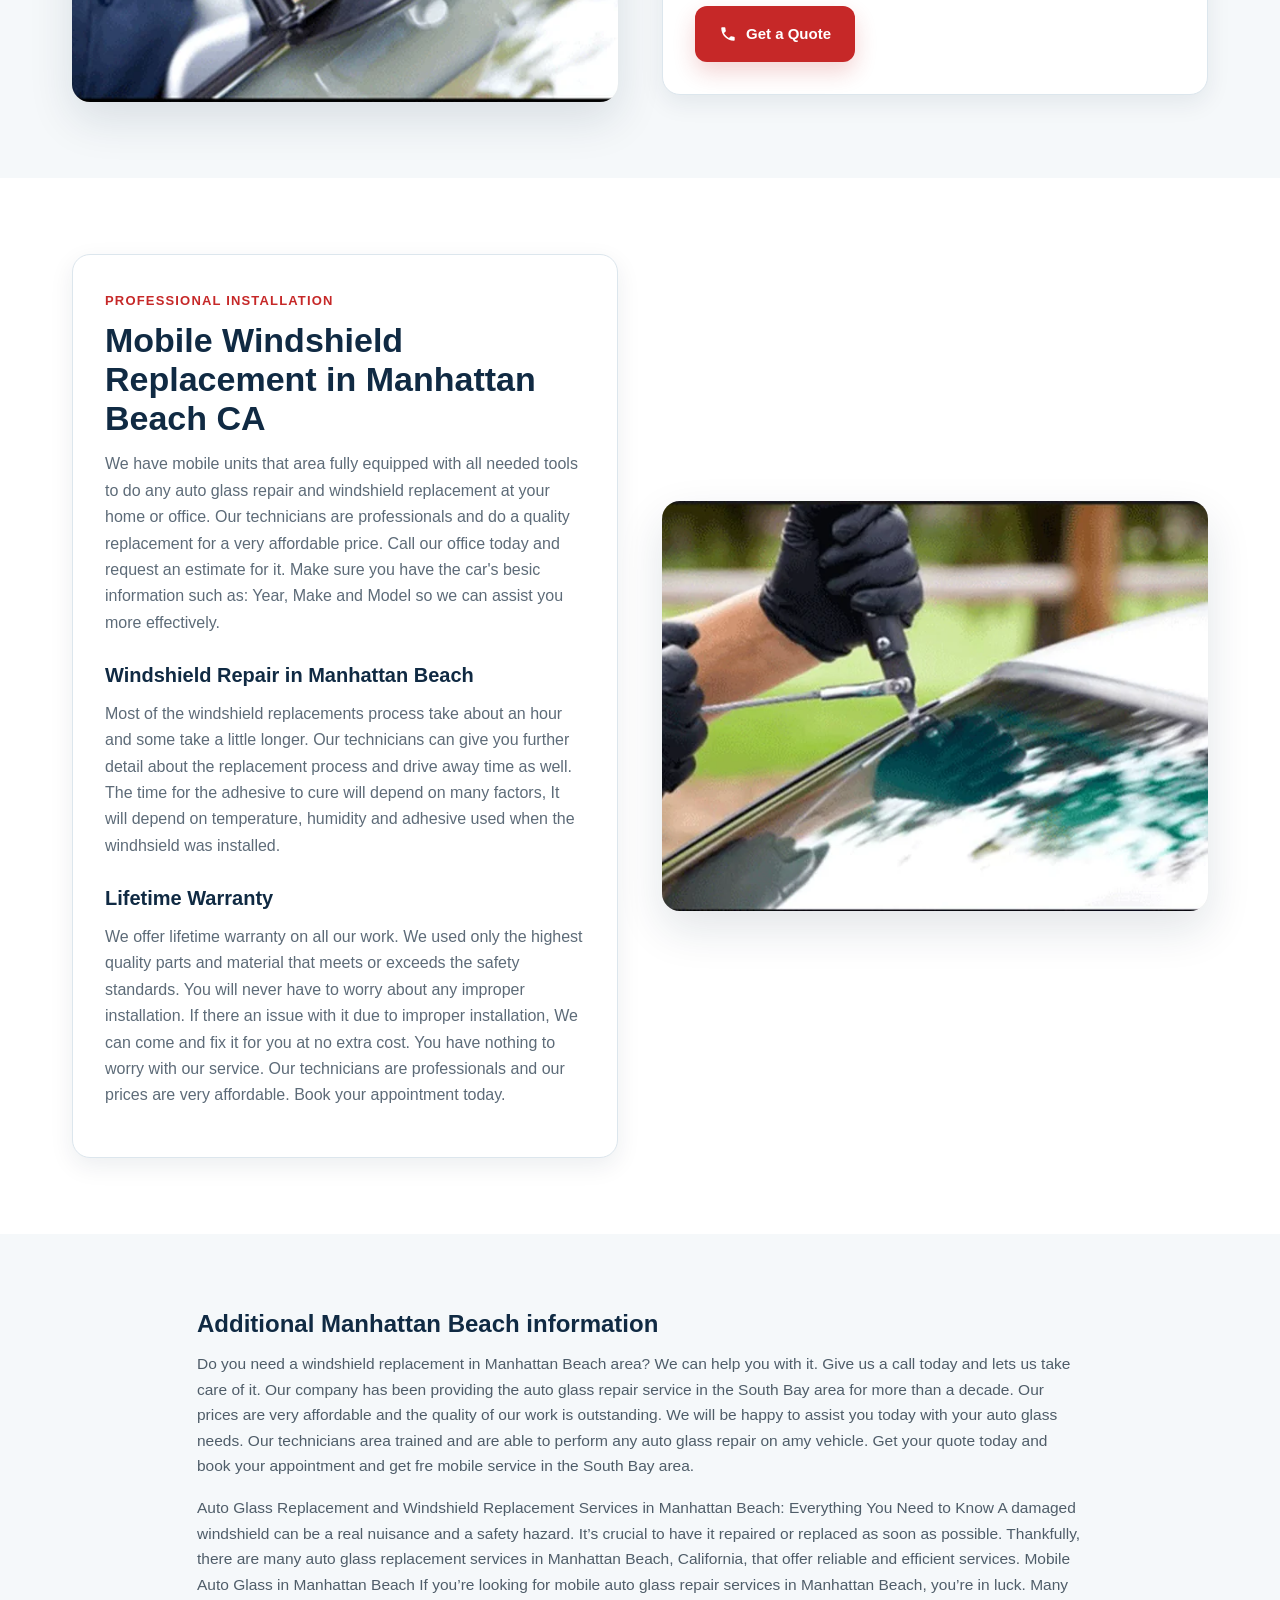
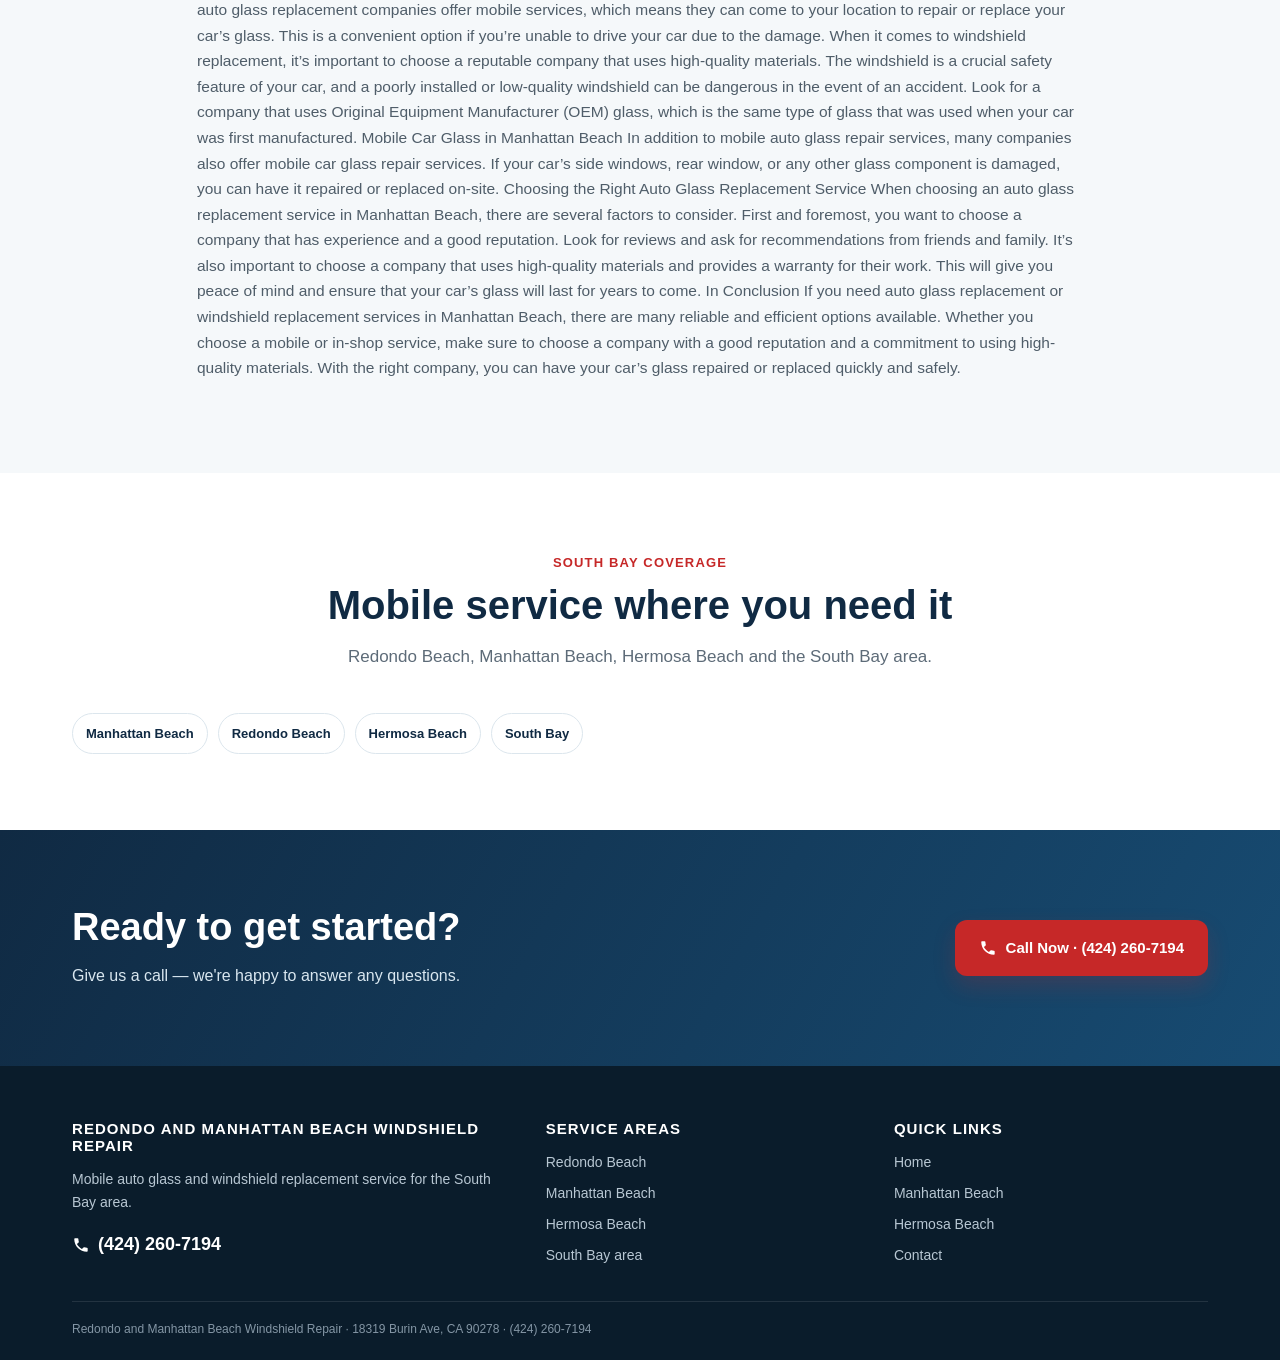
<file: auto-glass-repair-in-manhattan-beach.html>
<!doctype html><html lang="en"><head><meta charset="utf-8"><meta name="viewport" content="width=device-width, initial-scale=1"><title>Auto Glass Replacement in Manhattan Beach | Windshield Service</title><meta name="description" content="Mobile auto glass replacement and windshield replacement in Manhattan Beach and the South Bay area. Call (424) 260-7194 for a quote."><link rel="icon" href="favicon.ico" sizes="any"><link rel="icon" type="image/png" sizes="32x32" href="favicon-32x32.png"><link rel="icon" type="image/png" sizes="16x16" href="favicon-16x16.png"><link rel="apple-touch-icon" sizes="180x180" href="apple-touch-icon.png"><link rel="stylesheet" href="assets/redesign.css"><script type="application/ld+json">{"@context":"https://schema.org","@type":"AutoRepair","name":"Redondo and Manhattan Beach Windshield Repair","url":"https://www.redondoandmanhattanbeachwindshieldrepair.com/","telephone":"(424) 260-7194","address":{"@type":"PostalAddress","streetAddress":"18319 Burin Ave","addressLocality":"Redondo Beach","addressRegion":"CA","postalCode":"90278","addressCountry":"US"},"areaServed":["Redondo Beach","Manhattan Beach","Hermosa Beach","South Bay"],"serviceType":["Windshield replacement","Auto glass replacement","Mobile auto glass service"]}</script></head><body><header class="site-header"><div class="header-bar"><a href="index.html" class="brand" aria-label="Redondo and Manhattan Beach Windshield Repair home"><span class="brand-mark"><svg viewBox="0 0 24 24"><path d="M4 14c1-5 3-8 8-9 5 1 7 4 8 9"/><path d="M6 14h12l2 3H4l2-3Z"/><circle cx="7" cy="18" r="1.2"/><circle cx="17" cy="18" r="1.2"/></svg></span><span class="brand-text">Redondo and Manhattan Beach Windshield Repair</span></a><nav id="primary-navigation" class="main-nav" aria-label="Primary navigation"><a href="index.html">Home</a><a href="auto-glass-repair-in-manhattan-beach.html" aria-current="page">Manhattan Beach</a><a href="auto-glass-repair-hermosa-beach.html">Hermosa Beach</a><a href="contact.html">Contact</a></nav><div class="header-cta"><a class="phone-pill" href="tel:4242607194"><svg viewBox="0 0 24 24" aria-hidden="true"><path d="M6.6 10.8c1.4 2.8 3.8 5.1 6.6 6.6l2.2-2.2c.3-.3.7-.4 1-.2 1.1.4 2.3.6 3.5.6.6 0 1 .4 1 1V20c0 .6-.4 1-1 1C10.6 21 3 13.4 3 4c0-.6.4-1 1-1h3.5c.6 0 1 .4 1 1 0 1.2.2 2.4.6 3.5.1.4 0 .8-.3 1L6.6 10.8z"/></svg><span class="btn-label">(424) 260-7194</span></a><button class="nav-toggle" type="button" aria-label="Open menu" aria-expanded="false" aria-controls="primary-navigation"><span></span><span></span><span></span></button></div></div><div class="nav-backdrop" aria-hidden="true"></div></header><section class="hero" style="background-image:url('images/windshield-replacement.webp')"><div class="hero-inner"><div class="hero-copy"><div class="hero-badge">Mobile service in the South Bay area</div><h1>Auto Glass Replacement in Manhattan Beach CA</h1><p class="lead">Get your windshield replacement or auto glass replacement in Manhattan Beach. Call today to schedule mobile service and request a quote.</p><div class="hero-actions"><a class="btn btn-red" href="tel:4242607194"><svg viewBox="0 0 24 24" aria-hidden="true"><path d="M6.6 10.8c1.4 2.8 3.8 5.1 6.6 6.6l2.2-2.2c.3-.3.7-.4 1-.2 1.1.4 2.3.6 3.5.6.6 0 1 .4 1 1V20c0 .6-.4 1-1 1C10.6 21 3 13.4 3 4c0-.6.4-1 1-1h3.5c.6 0 1 .4 1 1 0 1.2.2 2.4.6 3.5.1.4 0 .8-.3 1L6.6 10.8z"/></svg> Call Now · (424) 260-7194</a><a class="btn btn-outline" href="#more">Explore Services</a></div></div></div></section><section class="section" id="more"><div class="container"><div class="intro-grid"><div class="intro-copy"><span class="eyebrow">Manhattan Beach auto glass</span><h2>Auto Glass Replacement in Manhattan Beach CA</h2><p>Get your windshield replacement in Manhattan Beach or auto glass replacement in Manhattan Beach. We provide mobile service in the area. Give us a call today to schedule your appointment with mobile service.</p><div class="feature-list"><div><span class="check">✓</span><span>Mobile auto glass replacement</span></div><div><span class="check">✓</span><span>Windshield replacement</span></div><div><span class="check">✓</span><span>Home or office installation</span></div><div><span class="check">✓</span><span>Quote by phone</span></div></div></div><div class="photo-frame"><img src="images/windshield-replacement.webp" alt="Auto glass replacement in Manhattan Beach" fetchpriority="high"></div></div></div></section>
<section class="section soft"><div class="container"><div class="split"><div class="photo-frame"><img src="images/auto-glass.webp" alt="Auto glass repair service" loading="lazy"></div><div class="content-panel"><span class="eyebrow">Mobile service</span><h2>Windshield Replacement in Manhattan Beach Area.</h2><p>Our company has been offering mobile auto glass replacement service in the South Bay area for more than 12 years. We are able to come to your work and house and do the installation righ there. Give us a call and get a quick estimate for your auto glass repair in manhattan Beach today.</p><a class="btn btn-red" href="tel:4242607194"><svg viewBox="0 0 24 24" aria-hidden="true"><path d="M6.6 10.8c1.4 2.8 3.8 5.1 6.6 6.6l2.2-2.2c.3-.3.7-.4 1-.2 1.1.4 2.3.6 3.5.6.6 0 1 .4 1 1V20c0 .6-.4 1-1 1C10.6 21 3 13.4 3 4c0-.6.4-1 1-1h3.5c.6 0 1 .4 1 1 0 1.2.2 2.4.6 3.5.1.4 0 .8-.3 1L6.6 10.8z"/></svg> Get a Quote</a></div></div></div></section>
<section class="section"><div class="container"><div class="split reverse"><div class="photo-frame"><img src="images/hero.webp" alt="Mobile windshield replacement" loading="lazy"></div><div class="content-panel"><span class="eyebrow">Professional installation</span><h2>Mobile Windshield Replacement in Manhattan Beach CA</h2><p>We have mobile units that area fully equipped with all needed tools to do any auto glass repair and windshield replacement at your home or office. Our technicians are professionals and do a quality replacement for a very affordable price. Call our office today and request an estimate for it. Make sure you have the car's besic information such as: Year, Make and Model so we can assist you more effectively.</p><h3>Windshield Repair in Manhattan Beach</h3><p>Most of the windshield replacements process take about an hour and some take a little longer. Our technicians can give you further detail about the replacement process and drive away time as well. The time for the adhesive to cure will depend on many factors, It will depend on temperature, humidity and adhesive used when the windhsield was installed.</p><h3>Lifetime Warranty</h3><p>We offer lifetime warranty on all our work. We used only the highest quality parts and material that meets or exceeds the safety standards. You will never have to worry about any improper installation. If there an issue with it due to improper installation, We can come and fix it for you at no extra cost. You have nothing to worry with our service. Our technicians are professionals and our prices are very affordable. Book your appointment today.</p></div></div></div></section>
<section class="section soft"><div class="container seo-content"><h2>Additional Manhattan Beach information</h2><p>Do you need a windshield replacement in Manhattan Beach area? We can help you with it. Give us a call today and lets us take care of it. Our company has been providing the auto glass repair service in the South Bay area for more than a decade. Our prices are very affordable and the quality of our work is outstanding. We will be happy to assist you today with your auto glass needs. Our technicians area trained and are able to perform any auto glass repair on amy vehicle. Get your quote today and book your appointment and get fre mobile service in the South Bay area.</p><p>Auto Glass Replacement and Windshield Replacement Services in Manhattan Beach: Everything You Need to Know A damaged windshield can be a real nuisance and a safety hazard. It’s crucial to have it repaired or replaced as soon as possible. Thankfully, there are many auto glass replacement services in Manhattan Beach, California, that offer reliable and efficient services. Mobile Auto Glass in Manhattan Beach If you’re looking for mobile auto glass repair services in Manhattan Beach, you’re in luck. Many auto glass replacement companies offer mobile services, which means they can come to your location to repair or replace your car’s glass. This is a convenient option if you’re unable to drive your car due to the damage. When it comes to windshield replacement, it’s important to choose a reputable company that uses high-quality materials. The windshield is a crucial safety feature of your car, and a poorly installed or low-quality windshield can be dangerous in the event of an accident. Look for a company that uses Original Equipment Manufacturer (OEM) glass, which is the same type of glass that was used when your car was first manufactured. Mobile Car Glass in Manhattan Beach In addition to mobile auto glass repair services, many companies also offer mobile car glass repair services. If your car’s side windows, rear window, or any other glass component is damaged, you can have it repaired or replaced on-site. Choosing the Right Auto Glass Replacement Service When choosing an auto glass replacement service in Manhattan Beach, there are several factors to consider. First and foremost, you want to choose a company that has experience and a good reputation. Look for reviews and ask for recommendations from friends and family. It’s also important to choose a company that uses high-quality materials and provides a warranty for their work. This will give you peace of mind and ensure that your car’s glass will last for years to come. In Conclusion If you need auto glass replacement or windshield replacement services in Manhattan Beach, there are many reliable and efficient options available. Whether you choose a mobile or in-shop service, make sure to choose a company with a good reputation and a commitment to using high-quality materials. With the right company, you can have your car’s glass repaired or replaced quickly and safely.</p></div></section>
<section class="section"><div class="container"><div class="section-head"><span class="eyebrow">South Bay coverage</span><h2>Mobile service where you need it</h2><p>Redondo Beach, Manhattan Beach, Hermosa Beach and the South Bay area.</p></div><div class="chips"><span class="chip">Manhattan Beach</span><span class="chip">Redondo Beach</span><span class="chip">Hermosa Beach</span><span class="chip">South Bay</span></div></div></section>
<section class="section cta"><div class="container cta-inner"><div><h2>Ready to get started?</h2><p>Give us a call — we're happy to answer any questions.</p></div><a class="btn btn-red" href="tel:4242607194"><svg viewBox="0 0 24 24" aria-hidden="true"><path d="M6.6 10.8c1.4 2.8 3.8 5.1 6.6 6.6l2.2-2.2c.3-.3.7-.4 1-.2 1.1.4 2.3.6 3.5.6.6 0 1 .4 1 1V20c0 .6-.4 1-1 1C10.6 21 3 13.4 3 4c0-.6.4-1 1-1h3.5c.6 0 1 .4 1 1 0 1.2.2 2.4.6 3.5.1.4 0 .8-.3 1L6.6 10.8z"/></svg> Call Now · (424) 260-7194</a></div></section><footer class="site-footer"><div class="container"><div class="footer-grid"><div><h4>Redondo and Manhattan Beach Windshield Repair</h4><p>Mobile auto glass and windshield replacement service for the South Bay area.</p><a class="footer-phone" href="tel:4242607194"><svg viewBox="0 0 24 24" aria-hidden="true"><path d="M6.6 10.8c1.4 2.8 3.8 5.1 6.6 6.6l2.2-2.2c.3-.3.7-.4 1-.2 1.1.4 2.3.6 3.5.6.6 0 1 .4 1 1V20c0 .6-.4 1-1 1C10.6 21 3 13.4 3 4c0-.6.4-1 1-1h3.5c.6 0 1 .4 1 1 0 1.2.2 2.4.6 3.5.1.4 0 .8-.3 1L6.6 10.8z"/></svg>(424) 260-7194</a></div><div><h4>Service Areas</h4><div class="footer-links"><span>Redondo Beach</span><span>Manhattan Beach</span><span>Hermosa Beach</span><span>South Bay area</span></div></div><div><h4>Quick Links</h4><div class="footer-links"><a href="index.html">Home</a><a href="auto-glass-repair-in-manhattan-beach.html">Manhattan Beach</a><a href="auto-glass-repair-hermosa-beach.html">Hermosa Beach</a><a href="contact.html">Contact</a></div></div></div><div class="footer-bottom">Redondo and Manhattan Beach Windshield Repair · 18319 Burin Ave, CA 90278 · <a href="tel:4242607194">(424) 260-7194</a></div></div></footer><script src="assets/redesign.js"></script></body></html>
</file>
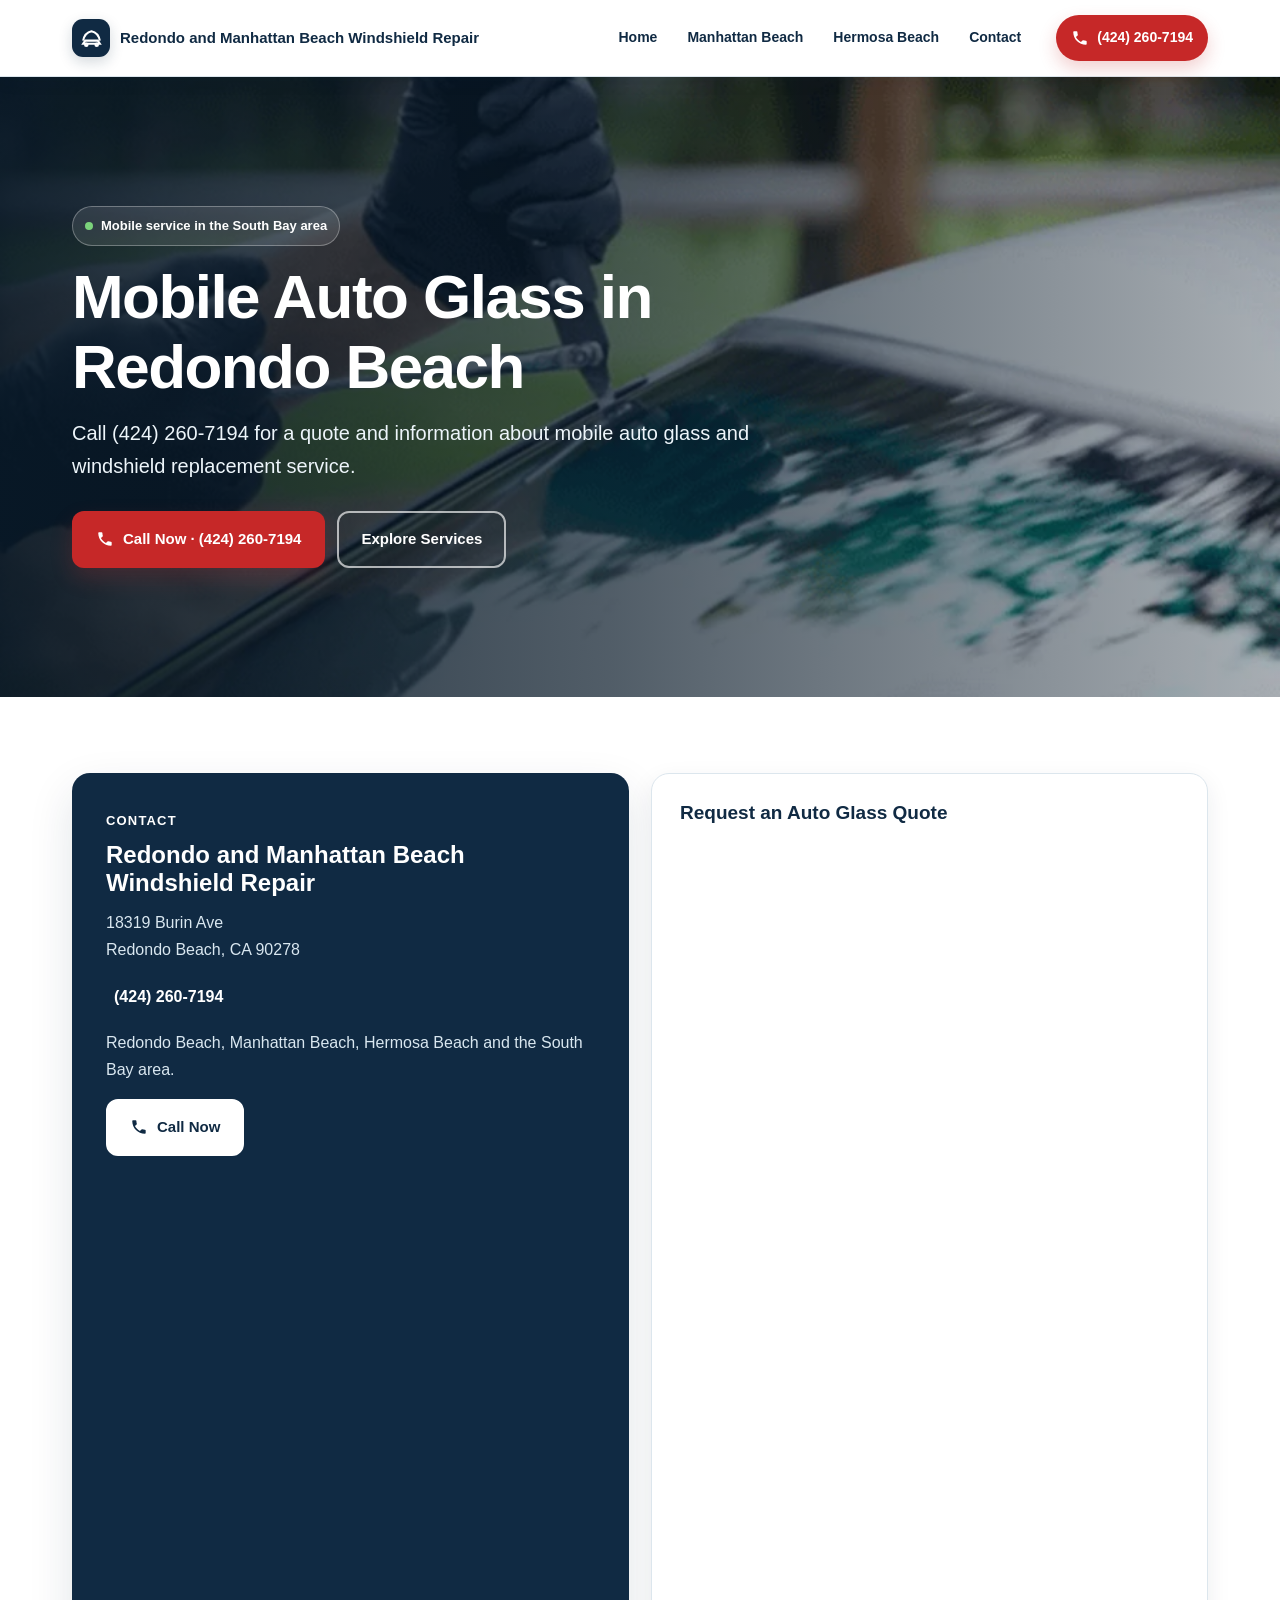
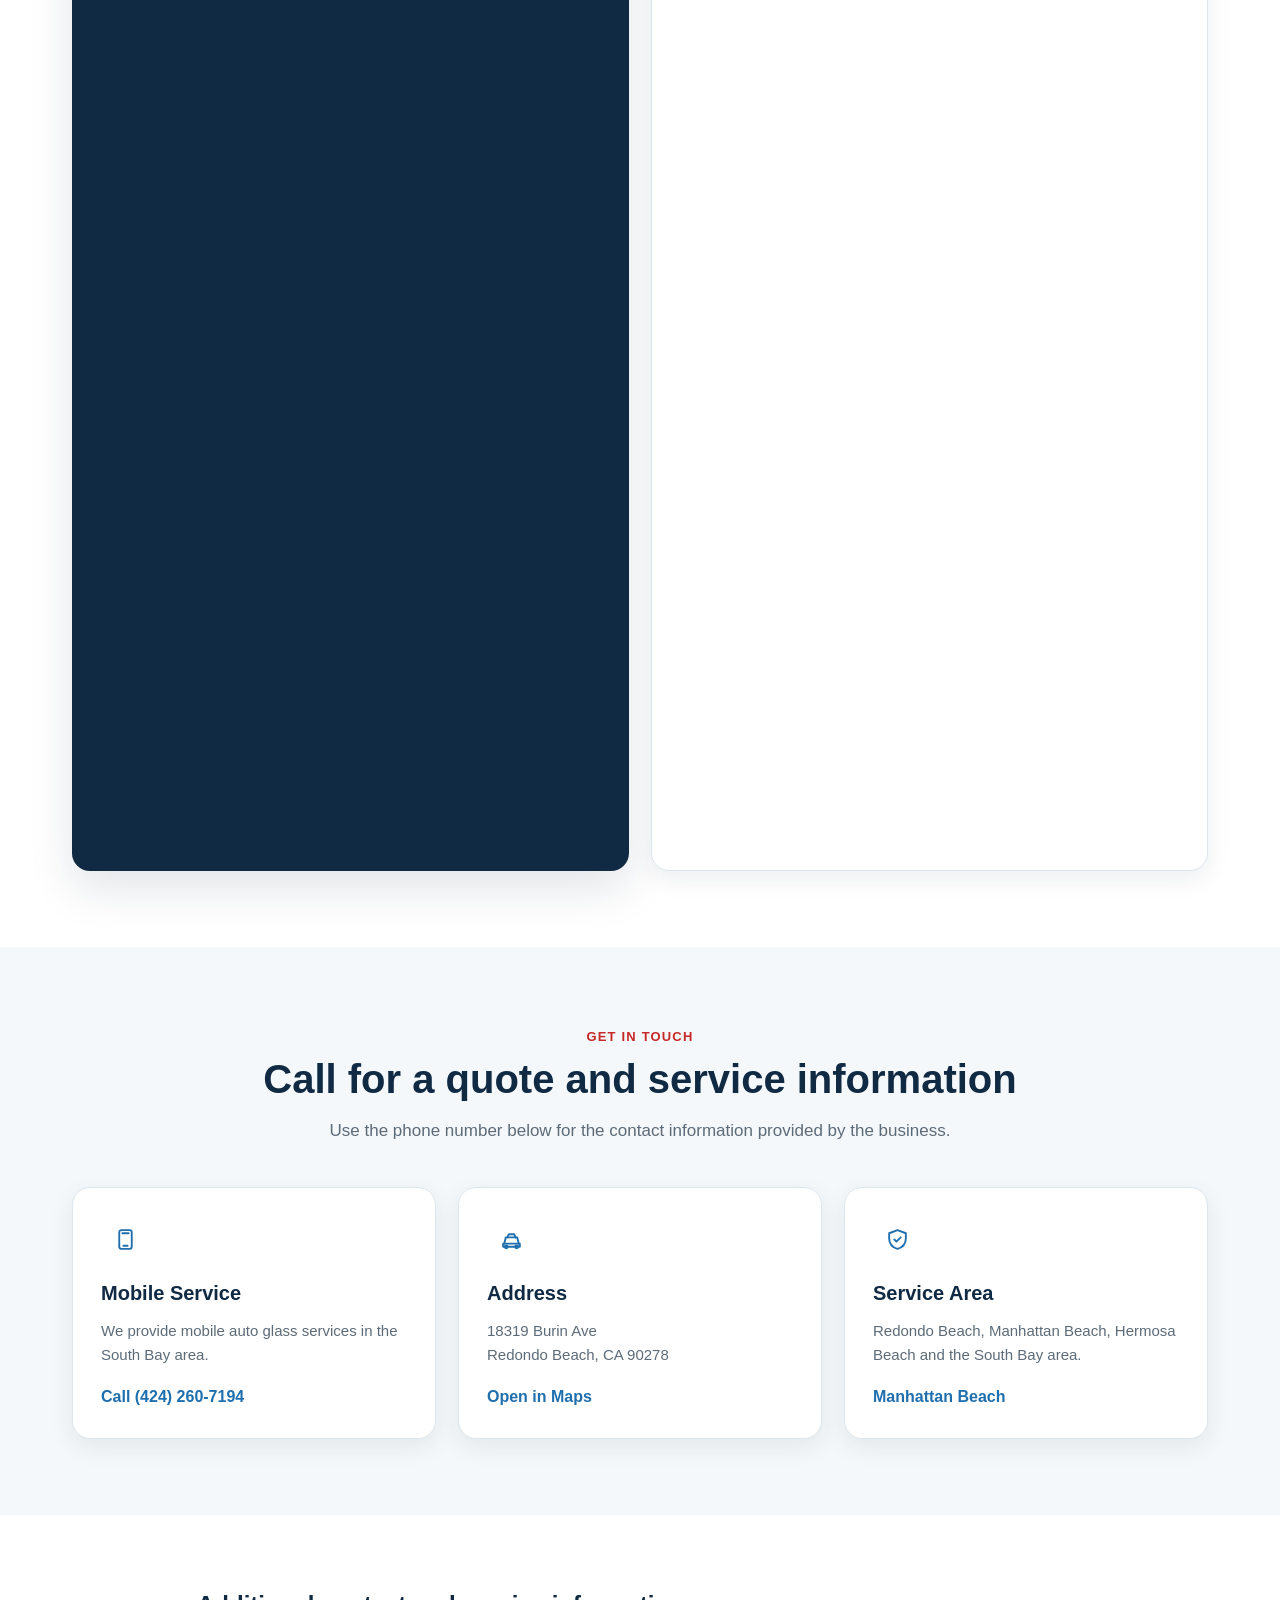
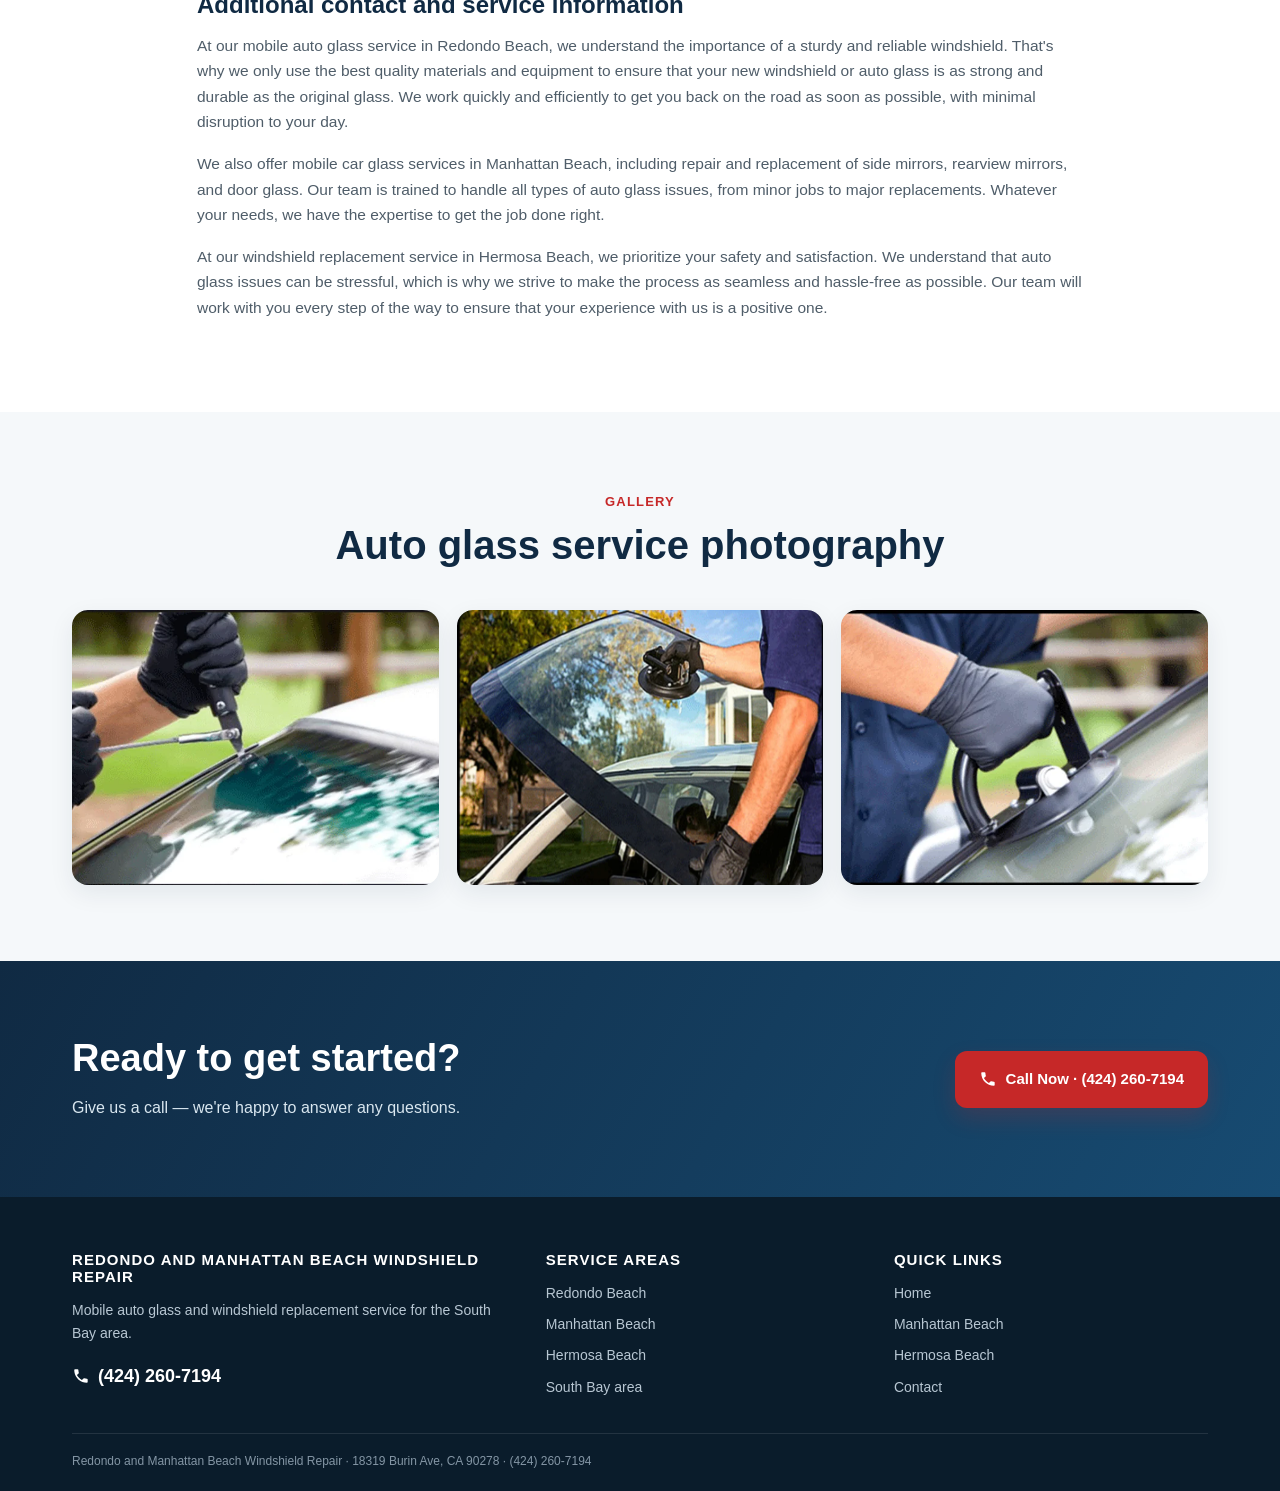
<file: contact.html>
<!doctype html><html lang="en"><head><meta charset="utf-8"><meta name="viewport" content="width=device-width, initial-scale=1"><title>Contact Redondo and Manhattan Beach Windshield Repair</title><meta name="description" content="Contact Redondo and Manhattan Beach Windshield Repair at (424) 260-7194. Address: 18319 Burin Ave, Redondo Beach, CA 90278. Mobile auto glass service in the South Bay area."><link rel="icon" href="favicon.ico" sizes="any"><link rel="icon" type="image/png" sizes="32x32" href="favicon-32x32.png"><link rel="icon" type="image/png" sizes="16x16" href="favicon-16x16.png"><link rel="apple-touch-icon" sizes="180x180" href="apple-touch-icon.png"><link rel="stylesheet" href="assets/redesign.css"><script type="application/ld+json">{"@context":"https://schema.org","@type":"AutoRepair","name":"Redondo and Manhattan Beach Windshield Repair","url":"https://www.redondoandmanhattanbeachwindshieldrepair.com/","telephone":"(424) 260-7194","address":{"@type":"PostalAddress","streetAddress":"18319 Burin Ave","addressLocality":"Redondo Beach","addressRegion":"CA","postalCode":"90278","addressCountry":"US"},"areaServed":["Redondo Beach","Manhattan Beach","Hermosa Beach","South Bay"],"serviceType":["Windshield replacement","Auto glass replacement","Mobile auto glass service"]}</script></head><body><header class="site-header"><div class="header-bar"><a href="index.html" class="brand" aria-label="Redondo and Manhattan Beach Windshield Repair home"><span class="brand-mark"><svg viewBox="0 0 24 24"><path d="M4 14c1-5 3-8 8-9 5 1 7 4 8 9"/><path d="M6 14h12l2 3H4l2-3Z"/><circle cx="7" cy="18" r="1.2"/><circle cx="17" cy="18" r="1.2"/></svg></span><span class="brand-text">Redondo and Manhattan Beach Windshield Repair</span></a><nav id="primary-navigation" class="main-nav" aria-label="Primary navigation"><a href="index.html">Home</a><a href="auto-glass-repair-in-manhattan-beach.html">Manhattan Beach</a><a href="auto-glass-repair-hermosa-beach.html">Hermosa Beach</a><a href="contact.html" aria-current="page">Contact</a></nav><div class="header-cta"><a class="phone-pill" href="tel:4242607194"><svg viewBox="0 0 24 24" aria-hidden="true"><path d="M6.6 10.8c1.4 2.8 3.8 5.1 6.6 6.6l2.2-2.2c.3-.3.7-.4 1-.2 1.1.4 2.3.6 3.5.6.6 0 1 .4 1 1V20c0 .6-.4 1-1 1C10.6 21 3 13.4 3 4c0-.6.4-1 1-1h3.5c.6 0 1 .4 1 1 0 1.2.2 2.4.6 3.5.1.4 0 .8-.3 1L6.6 10.8z"/></svg><span class="btn-label">(424) 260-7194</span></a><button class="nav-toggle" type="button" aria-label="Open menu" aria-expanded="false" aria-controls="primary-navigation"><span></span><span></span><span></span></button></div></div><div class="nav-backdrop" aria-hidden="true"></div></header><section class="hero" style="background-image:url('images/hero.webp')"><div class="hero-inner"><div class="hero-copy"><div class="hero-badge">Mobile service in the South Bay area</div><h1>Mobile Auto Glass in Redondo Beach</h1><p class="lead">Call (424) 260-7194 for a quote and information about mobile auto glass and windshield replacement service.</p><div class="hero-actions"><a class="btn btn-red" href="tel:4242607194"><svg viewBox="0 0 24 24" aria-hidden="true"><path d="M6.6 10.8c1.4 2.8 3.8 5.1 6.6 6.6l2.2-2.2c.3-.3.7-.4 1-.2 1.1.4 2.3.6 3.5.6.6 0 1 .4 1 1V20c0 .6-.4 1-1 1C10.6 21 3 13.4 3 4c0-.6.4-1 1-1h3.5c.6 0 1 .4 1 1 0 1.2.2 2.4.6 3.5.1.4 0 .8-.3 1L6.6 10.8z"/></svg> Call Now · (424) 260-7194</a><a class="btn btn-outline" href="#more">Explore Services</a></div></div></div></section><section class="section" id="more"><div class="container"><div class="contact-grid"><div class="address-box"><span class="eyebrow" style="color:#fff">Contact</span><h2>Redondo and Manhattan Beach Windshield Repair</h2><p>18319 Burin Ave<br>Redondo Beach, CA 90278</p><a class="contact-link" href="tel:4242607194"><svg viewBox="0 0 24 24" aria-hidden="true"><path d="M6.6 10.8c1.4 2.8 3.8 5.1 6.6 6.6l2.2-2.2c.3-.3.7-.4 1-.2 1.1.4 2.3.6 3.5.6.6 0 1 .4 1 1V20c0 .6-.4 1-1 1C10.6 21 3 13.4 3 4c0-.6.4-1 1-1h3.5c.6 0 1 .4 1 1 0 1.2.2 2.4.6 3.5.1.4 0 .8-.3 1L6.6 10.8z"/></svg> (424) 260-7194</a><p style="margin-top:20px">Redondo Beach, Manhattan Beach, Hermosa Beach and the South Bay area.</p><a class="btn btn-light" href="tel:4242607194"><svg viewBox="0 0 24 24" aria-hidden="true"><path d="M6.6 10.8c1.4 2.8 3.8 5.1 6.6 6.6l2.2-2.2c.3-.3.7-.4 1-.2 1.1.4 2.3.6 3.5.6.6 0 1 .4 1 1V20c0 .6-.4 1-1 1C10.6 21 3 13.4 3 4c0-.6.4-1 1-1h3.5c.6 0 1 .4 1 1 0 1.2.2 2.4.6 3.5.1.4 0 .8-.3 1L6.6 10.8z"/></svg> Call Now</a></div><div class="contact-card quote-form-card"><h3>Request an Auto Glass Quote</h3><div class="quote-iframe-wrap"><iframe src="https://autoglassquote.netlify.app/" title="Auto Glass Quote Request" loading="lazy"></iframe></div></div></div></div></section>
<section class="section soft"><div class="container"><div class="section-head"><span class="eyebrow">Get in touch</span><h2>Call for a quote and service information</h2><p>Use the phone number below for the contact information provided by the business.</p></div><div class="cards"><article class="card"><div class="icon"><svg viewBox="0 0 24 24"><rect x="6" y="3" width="12" height="18" rx="2"/><path d="M9 6h6M10 18h4"/></svg></div><h3>Mobile Service</h3><p>We provide mobile auto glass services in the South Bay area.</p><a class="contact-link" href="tel:4242607194">Call (424) 260-7194</a></article><article class="card"><div class="icon"><svg viewBox="0 0 24 24"><path d="m5 16 1.5-6h11L19 16"/><path d="M4 16h16v3H4z"/><circle cx="7" cy="19" r="1.4"/><circle cx="17" cy="19" r="1.4"/><path d="M8 10l1.5-3h5L16 10"/></svg></div><h3>Address</h3><p>18319 Burin Ave<br>Redondo Beach, CA 90278</p><a class="contact-link" href="https://www.google.com/maps/search/?api=1&query=18319+Burin+Ave+Redondo+Beach+CA+90278" target="_blank" rel="noopener">Open in Maps</a></article><article class="card"><div class="icon"><svg viewBox="0 0 24 24"><path d="M12 3 20 6v5c0 5-3.2 8.5-8 10-4.8-1.5-8-5-8-10V6l8-3Z"/><path d="m9 12 2 2 4-4"/></svg></div><h3>Service Area</h3><p>Redondo Beach, Manhattan Beach, Hermosa Beach and the South Bay area.</p><a class="contact-link" href="auto-glass-repair-in-manhattan-beach.html">Manhattan Beach</a></article></div></div></section>
<section class="section"><div class="container seo-content"><h2>Additional contact and service information</h2><p>At our mobile auto glass service in Redondo Beach, we understand the importance of a sturdy and reliable windshield. That's why we only use the best quality materials and equipment to ensure that your new windshield or auto glass is as strong and durable as the original glass. We work quickly and efficiently to get you back on the road as soon as possible, with minimal disruption to your day.</p><p>We also offer mobile car glass services in Manhattan Beach, including repair and replacement of side mirrors, rearview mirrors, and door glass. Our team is trained to handle all types of auto glass issues, from minor jobs to major replacements. Whatever your needs, we have the expertise to get the job done right.</p><p>At our windshield replacement service in Hermosa Beach, we prioritize your safety and satisfaction. We understand that auto glass issues can be stressful, which is why we strive to make the process as seamless and hassle-free as possible. Our team will work with you every step of the way to ensure that your experience with us is a positive one.</p></div></section>
<section class="section soft"><div class="container"><div class="section-head"><span class="eyebrow">Gallery</span><h2>Auto glass service photography</h2></div><div class="gallery"><img src="images/hero.webp" alt="Technician performing windshield repair" loading="lazy"><img src="images/windshield-replacement.webp" alt="Windshield replacement service" loading="lazy"><img src="images/auto-glass.webp" alt="Auto glass repair service" loading="lazy"></div></div></section>
<section class="section cta"><div class="container cta-inner"><div><h2>Ready to get started?</h2><p>Give us a call — we're happy to answer any questions.</p></div><a class="btn btn-red" href="tel:4242607194"><svg viewBox="0 0 24 24" aria-hidden="true"><path d="M6.6 10.8c1.4 2.8 3.8 5.1 6.6 6.6l2.2-2.2c.3-.3.7-.4 1-.2 1.1.4 2.3.6 3.5.6.6 0 1 .4 1 1V20c0 .6-.4 1-1 1C10.6 21 3 13.4 3 4c0-.6.4-1 1-1h3.5c.6 0 1 .4 1 1 0 1.2.2 2.4.6 3.5.1.4 0 .8-.3 1L6.6 10.8z"/></svg> Call Now · (424) 260-7194</a></div></section><footer class="site-footer"><div class="container"><div class="footer-grid"><div><h4>Redondo and Manhattan Beach Windshield Repair</h4><p>Mobile auto glass and windshield replacement service for the South Bay area.</p><a class="footer-phone" href="tel:4242607194"><svg viewBox="0 0 24 24" aria-hidden="true"><path d="M6.6 10.8c1.4 2.8 3.8 5.1 6.6 6.6l2.2-2.2c.3-.3.7-.4 1-.2 1.1.4 2.3.6 3.5.6.6 0 1 .4 1 1V20c0 .6-.4 1-1 1C10.6 21 3 13.4 3 4c0-.6.4-1 1-1h3.5c.6 0 1 .4 1 1 0 1.2.2 2.4.6 3.5.1.4 0 .8-.3 1L6.6 10.8z"/></svg>(424) 260-7194</a></div><div><h4>Service Areas</h4><div class="footer-links"><span>Redondo Beach</span><span>Manhattan Beach</span><span>Hermosa Beach</span><span>South Bay area</span></div></div><div><h4>Quick Links</h4><div class="footer-links"><a href="index.html">Home</a><a href="auto-glass-repair-in-manhattan-beach.html">Manhattan Beach</a><a href="auto-glass-repair-hermosa-beach.html">Hermosa Beach</a><a href="contact.html">Contact</a></div></div></div><div class="footer-bottom">Redondo and Manhattan Beach Windshield Repair · 18319 Burin Ave, CA 90278 · <a href="tel:4242607194">(424) 260-7194</a></div></div></footer><script src="assets/redesign.js"></script></body></html>
</file>
<file: assets/redesign.css>
:root{--navy:#102a43;--blue:#1f6fae;--blue2:#4ea3d8;--red:#c62828;--red2:#a91f1f;--ink:#17212b;--muted:#5d6b78;--line:#dce6ed;--soft:#f5f8fa;--white:#fff;--max:1180px;--radius:18px;--shadow:0 18px 45px rgba(16,42,67,.12);--shadow-sm:0 8px 24px rgba(16,42,67,.08)}
*{box-sizing:border-box}html{scroll-behavior:smooth;-webkit-text-size-adjust:100%}body{margin:0;font-family:Inter,Arial,sans-serif;color:var(--ink);line-height:1.65;background:#fff;overflow-x:hidden}body.nav-open{overflow:hidden}img{display:block;max-width:100%;height:auto}a{color:inherit;text-decoration:none}button{font:inherit}h1,h2,h3,h4{font-family:Montserrat,Arial,sans-serif;line-height:1.14;color:var(--navy);margin:0 0 14px}p{margin:0 0 16px}.container{width:min(100%,var(--max));margin:auto;padding:0 22px}.section{padding:76px 0}.section.soft{background:var(--soft)}.eyebrow{display:inline-block;color:var(--red);font-size:13px;font-weight:800;letter-spacing:.09em;text-transform:uppercase;margin-bottom:10px}.section-head{text-align:center;max-width:760px;margin:0 auto 42px}.section-head h2{font-size:clamp(28px,4vw,40px)}.section-head p{color:var(--muted);font-size:17px}
.site-header{position:sticky;top:0;z-index:1200;background:rgba(255,255,255,.97);backdrop-filter:blur(12px);border-bottom:1px solid var(--line);box-shadow:0 4px 18px rgba(16,42,67,.06)}.header-bar{min-height:76px;width:min(100%,var(--max));margin:auto;padding:10px 22px;display:flex;align-items:center;gap:22px}.brand{display:flex;align-items:center;gap:10px;min-width:0;font-family:Montserrat,Arial,sans-serif;font-size:15px;font-weight:800;color:var(--navy);line-height:1.2}.brand-mark{width:38px;height:38px;border-radius:11px;background:var(--navy);display:grid;place-items:center;flex:none;box-shadow:0 5px 14px rgba(16,42,67,.18)}.brand-mark svg{width:25px;height:25px;fill:none;stroke:#fff;stroke-width:2}.brand-text{max-width:360px}.main-nav{display:flex;align-items:center;gap:4px;margin-left:auto}.main-nav a{padding:10px 13px;border-radius:10px;font-weight:700;font-size:14px;color:var(--navy)}.main-nav a:hover,.main-nav a:focus-visible{background:var(--sky);color:var(--blue)}.header-cta{display:flex;align-items:center;gap:10px}.phone-pill{display:inline-flex;align-items:center;gap:8px;background:var(--red);color:#fff;padding:11px 15px;border-radius:999px;font-weight:800;font-size:14px;box-shadow:0 8px 18px rgba(198,40,40,.22)}.phone-pill svg,.btn svg,.footer-phone svg{width:18px;height:18px;fill:currentColor;flex:none}.nav-toggle{display:none;width:46px;height:46px;border:0;border-radius:12px;background:var(--navy);padding:0;align-items:center;justify-content:center;flex-direction:column;gap:4px;cursor:pointer;position:relative;z-index:1250}.nav-toggle span{display:block;width:21px;height:2px;background:#fff;border-radius:2px;transition:transform .2s,opacity .2s}.nav-open .nav-toggle span:nth-child(1){transform:translateY(6px) rotate(45deg)}.nav-open .nav-toggle span:nth-child(2){opacity:0}.nav-open .nav-toggle span:nth-child(3){transform:translateY(-6px) rotate(-45deg)}
.nav-backdrop{display:none}.btn{display:inline-flex;align-items:center;justify-content:center;gap:9px;padding:14px 22px;border-radius:12px;border:2px solid transparent;font-weight:800;font-size:15px;cursor:pointer;transition:transform .15s,box-shadow .15s,background .15s}.btn:hover{transform:translateY(-1px)}.btn-red{background:var(--red);color:#fff;box-shadow:0 10px 22px rgba(198,40,40,.2)}.btn-red:hover{background:var(--red2)}.btn-light{background:#fff;color:var(--navy);border-color:#fff}.btn-outline{background:transparent;color:#fff;border-color:rgba(255,255,255,.65)}.btn-outline:hover{background:rgba(255,255,255,.12)}
.hero{position:relative;min-height:620px;display:flex;align-items:center;background-size:cover;background-position:center;color:#fff;overflow:hidden}.hero:before{content:"";position:absolute;inset:0;background:linear-gradient(90deg,rgba(8,25,40,.92),rgba(8,25,40,.7) 48%,rgba(8,25,40,.35));}.hero-inner{position:relative;z-index:2;width:min(100%,var(--max));margin:auto;padding:86px 22px}.hero-copy{max-width:730px}.hero h1{font-size:clamp(34px,5vw,62px);color:#fff;letter-spacing:-.025em}.hero .lead{font-size:clamp(17px,2vw,20px);color:#edf5fa;max-width:680px;margin-bottom:28px}.hero-actions{display:flex;gap:12px;flex-wrap:wrap}.hero-badge{display:inline-flex;align-items:center;gap:8px;margin-bottom:16px;padding:8px 12px;border:1px solid rgba(255,255,255,.3);border-radius:999px;background:rgba(255,255,255,.1);font-size:13px;font-weight:700}.hero-badge:before{content:"";width:8px;height:8px;border-radius:50%;background:#7bd37b}
.intro-grid{display:grid;grid-template-columns:1.1fr .9fr;gap:48px;align-items:center}.intro-copy h2{font-size:clamp(28px,4vw,42px)}.intro-copy p{color:var(--muted);font-size:17px}.photo-frame{border-radius:var(--radius);overflow:hidden;box-shadow:var(--shadow);background:#ddd}.photo-frame img{width:100%;aspect-ratio:4/3;object-fit:cover}.stat-row{display:grid;grid-template-columns:repeat(3,1fr);gap:12px;margin-top:28px}.stat{border:1px solid var(--line);border-radius:14px;padding:16px;background:#fff}.stat strong{display:block;font-family:Montserrat;font-size:15px;color:var(--navy)}.stat span{font-size:13px;color:var(--muted)}
.cards{display:grid;grid-template-columns:repeat(3,1fr);gap:22px}.card{border:1px solid var(--line);border-radius:var(--radius);padding:28px;background:#fff;box-shadow:var(--shadow-sm);transition:transform .18s,box-shadow .18s}.card:hover{transform:translateY(-4px);box-shadow:var(--shadow)}.icon{width:48px;height:48px;border-radius:14px;background:var(--sky);display:grid;place-items:center;color:var(--blue);margin-bottom:18px}.icon svg{width:25px;height:25px;fill:none;stroke:currentColor;stroke-width:1.8;stroke-linecap:round;stroke-linejoin:round}.card h3{font-size:20px}.card p{color:var(--muted);font-size:15px}.feature-list{display:grid;grid-template-columns:repeat(2,1fr);gap:14px;margin-top:24px}.feature-list div{display:flex;gap:10px;align-items:flex-start;font-weight:600;font-size:14px}.check{width:22px;height:22px;flex:none;border-radius:50%;background:#e8f5ec;color:#25833b;display:grid;place-items:center;font-weight:900;font-size:12px}
.split{display:grid;grid-template-columns:1fr 1fr;gap:44px;align-items:center}.split.reverse .photo-frame{order:2}.content-panel{background:#fff;border:1px solid var(--line);border-radius:var(--radius);padding:32px;box-shadow:var(--shadow-sm)}.content-panel h2{font-size:clamp(25px,3.2vw,34px)}.content-panel p{color:var(--muted)}.content-panel h3{font-size:20px;margin-top:28px}.seo-content{max-width:930px;margin:auto}.seo-content p{color:#4f5d69;font-size:15.5px}.seo-content details{border-top:1px solid var(--line);padding-top:20px;margin-top:24px}.seo-content summary{cursor:pointer;font-family:Montserrat;font-weight:800;color:var(--navy);font-size:18px}.chips{display:flex;flex-wrap:wrap;gap:10px}.chip{padding:9px 13px;border-radius:999px;background:#fff;border:1px solid var(--line);font-size:13px;font-weight:700;color:var(--navy)}
.cta{background:linear-gradient(120deg,var(--navy),#174b72);color:#fff}.cta-inner{display:flex;align-items:center;justify-content:space-between;gap:28px}.cta h2{color:#fff;font-size:clamp(27px,4vw,38px)}.cta p{color:#d9e7f0;margin:0}.contact-grid{display:grid;grid-template-columns:1fr 1fr;gap:22px}.contact-card{border:1px solid var(--line);border-radius:var(--radius);padding:28px;background:#fff;box-shadow:var(--shadow-sm)}.quote-form-card{min-width:0;overflow:hidden}.quote-form-card h3{margin-bottom:18px}.quote-iframe-wrap{width:100%;max-width:100%;min-width:0;overflow:hidden}.quote-iframe-wrap iframe{display:block;width:100%;max-width:100%;min-width:0;height:1600px;border:0;overflow:hidden}.contact-card h3{font-size:19px}.contact-card p{color:var(--muted)}.contact-link{display:inline-flex;align-items:center;gap:8px;color:var(--blue);font-weight:800}.contact-link[href^="tel:"]{white-space:nowrap;flex-wrap:nowrap}.address-box{background:var(--navy);color:#fff;border-radius:var(--radius);padding:34px;box-shadow:var(--shadow)}.address-box h2{color:#fff}.address-box p{color:#d9e7f0}.address-box .contact-link{color:#fff}.gallery{display:grid;grid-template-columns:repeat(3,1fr);gap:18px}.gallery img{width:100%;aspect-ratio:4/3;object-fit:cover;border-radius:16px;box-shadow:var(--shadow-sm)}
.site-footer{background:#0a1c2b;color:#b8c7d3;padding:54px 0 20px}.footer-grid{display:grid;grid-template-columns:1.4fr 1fr 1fr;gap:34px}.site-footer h4{color:#fff;font-size:15px;text-transform:uppercase;letter-spacing:.07em}.site-footer p{font-size:14px}.footer-phone{display:inline-flex;align-items:center;gap:8px;color:#fff;font-weight:800;font-size:18px}.footer-links{display:flex;flex-direction:column;gap:8px;font-size:14px}.site-footer a:hover{color:#fff}.footer-bottom{margin-top:34px;padding-top:18px;border-top:1px solid rgba(255,255,255,.1);font-size:12px;color:#8496a5}.notfound{text-align:center;padding:120px 22px}.notfound h1{font-size:100px;color:var(--red)}
@media(max-width:980px){.main-nav{position:fixed;inset:0 0 0 auto;width:min(360px,calc(100vw - 24px));max-width:none;height:100dvh;min-height:100vh;background:#fff;display:flex;flex-direction:column;align-items:stretch;gap:5px;padding:96px 20px 30px;overflow-y:auto;overscroll-behavior:contain;box-shadow:-18px 0 40px rgba(0,0,0,.25);transform:translateX(105%);transition:transform .22s ease;z-index:1205}.nav-open .main-nav{transform:translateX(0)}.main-nav a{padding:15px 14px;border-bottom:1px solid var(--line);border-radius:10px;font-size:16px}.nav-backdrop{display:block;position:fixed;inset:0;background:rgba(4,16,26,.7);opacity:0;visibility:hidden;pointer-events:none;transition:opacity .22s ease;z-index:1200}.nav-open .nav-backdrop{opacity:1;visibility:visible;pointer-events:auto}.nav-toggle{display:flex}.phone-pill{padding:11px}.phone-pill .btn-label{display:none}.intro-grid,.split{grid-template-columns:1fr}.split.reverse .photo-frame{order:0}.cards{grid-template-columns:1fr 1fr}.footer-grid{grid-template-columns:1fr 1fr}}
@media(max-width:680px){.contact-grid>*,.quote-form-card{min-width:0}.quote-iframe-wrap iframe{height:1650px}.header-bar{padding:9px 14px;gap:10px}.brand-text{font-size:13px;max-width:220px}.brand-mark{width:34px;height:34px}.hero{min-height:570px}.hero-inner{padding:70px 18px}.hero h1{font-size:clamp(32px,10vw,46px)}.hero-actions .btn{width:100%}.section{padding:58px 0}.container{padding:0 18px}.cards,.contact-grid,.gallery{grid-template-columns:1fr}.feature-list,.stat-row{grid-template-columns:1fr}.cta-inner{align-items:flex-start;flex-direction:column}.address-box,.content-panel{padding:24px}.nav-toggle{width:44px;height:44px}}
@media(max-width:390px){.brand-text{max-width:175px}.header-cta{gap:6px}.phone-pill{padding:10px}.hero h1{font-size:31px}.hero .lead{font-size:16px}}
</file>
